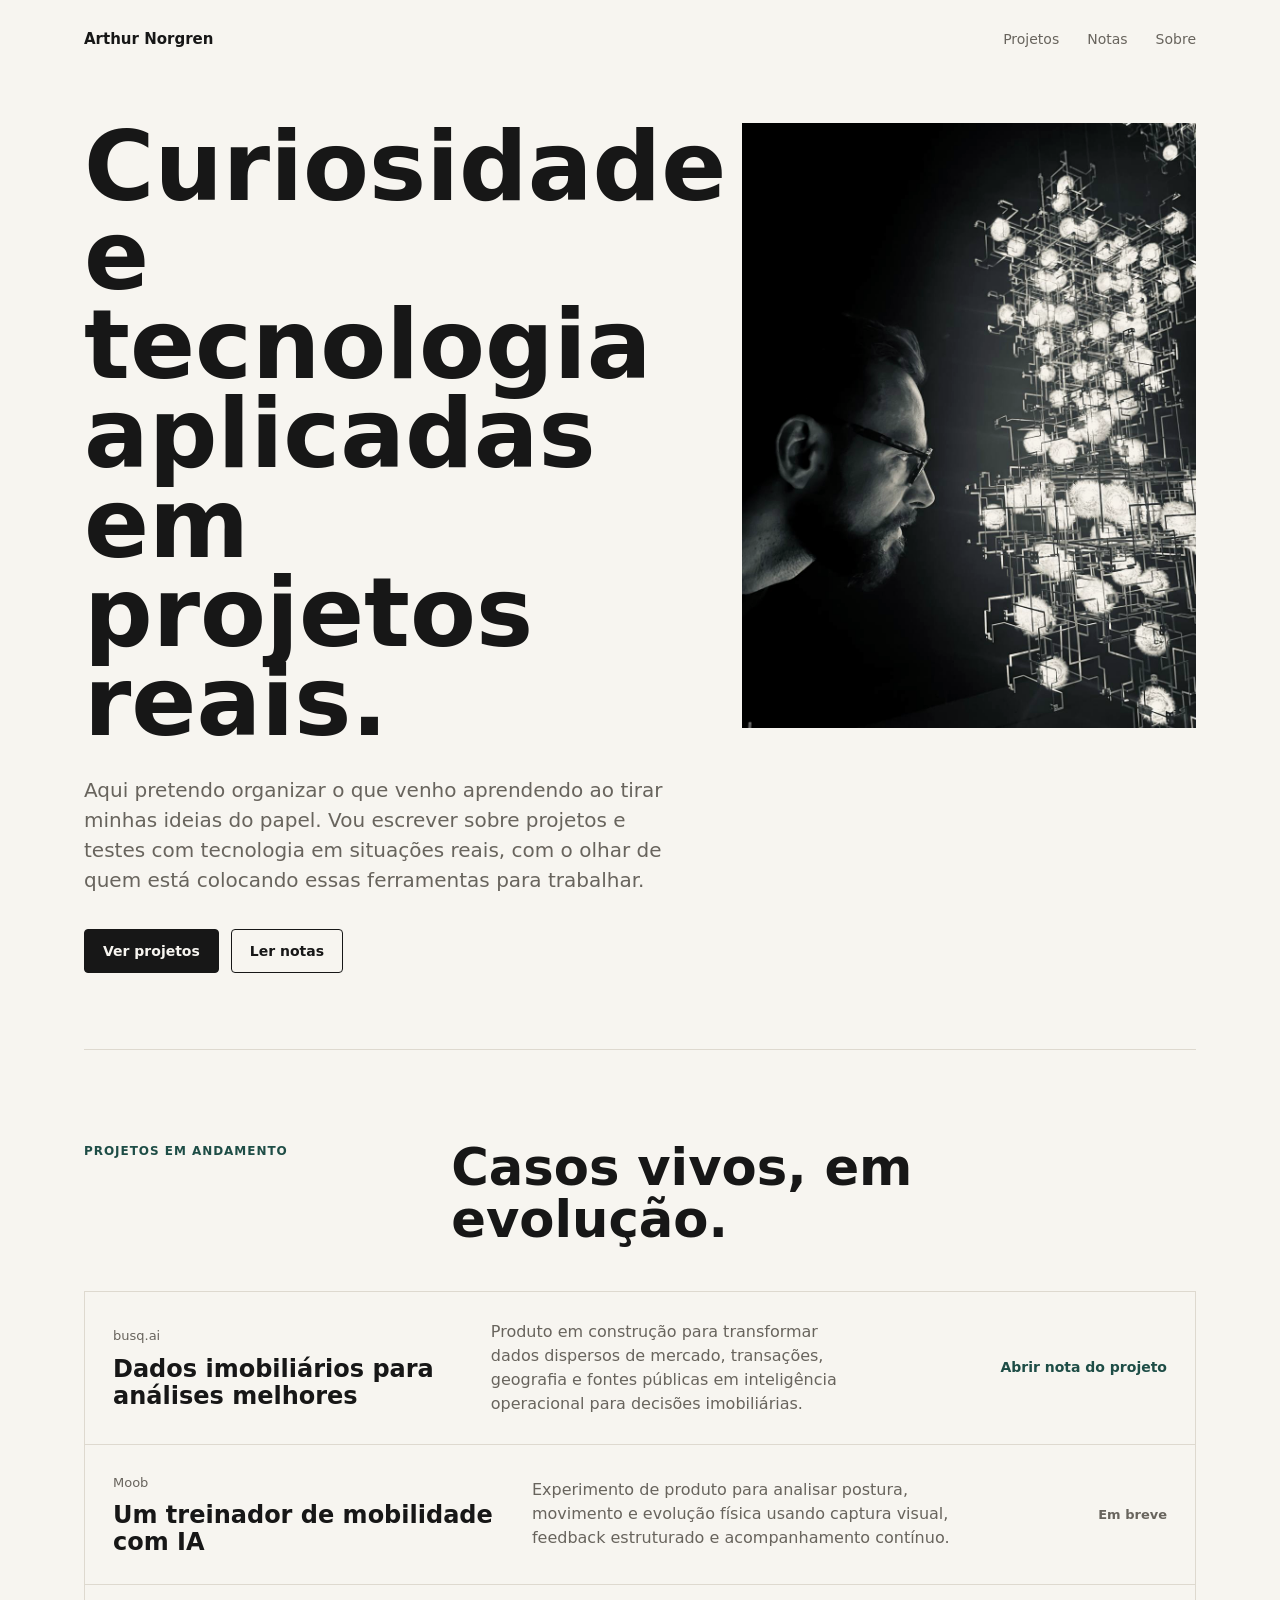
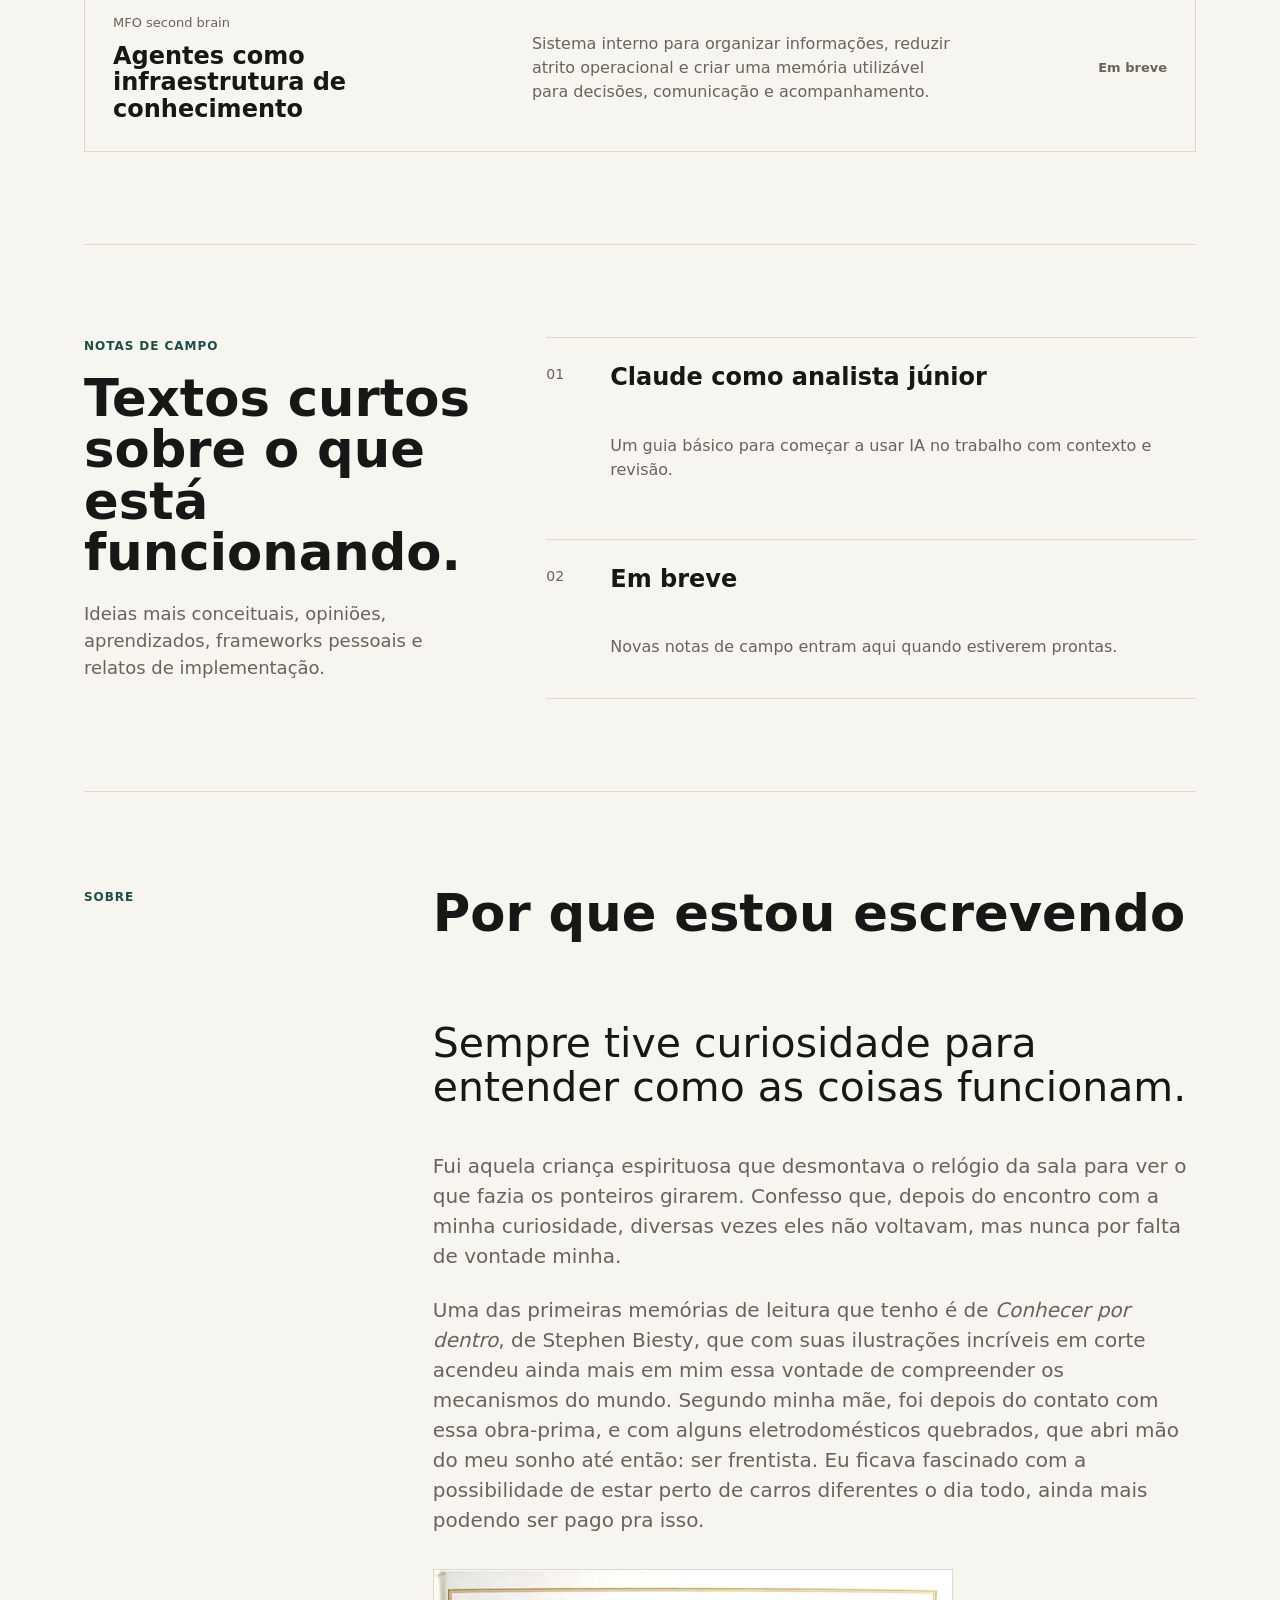
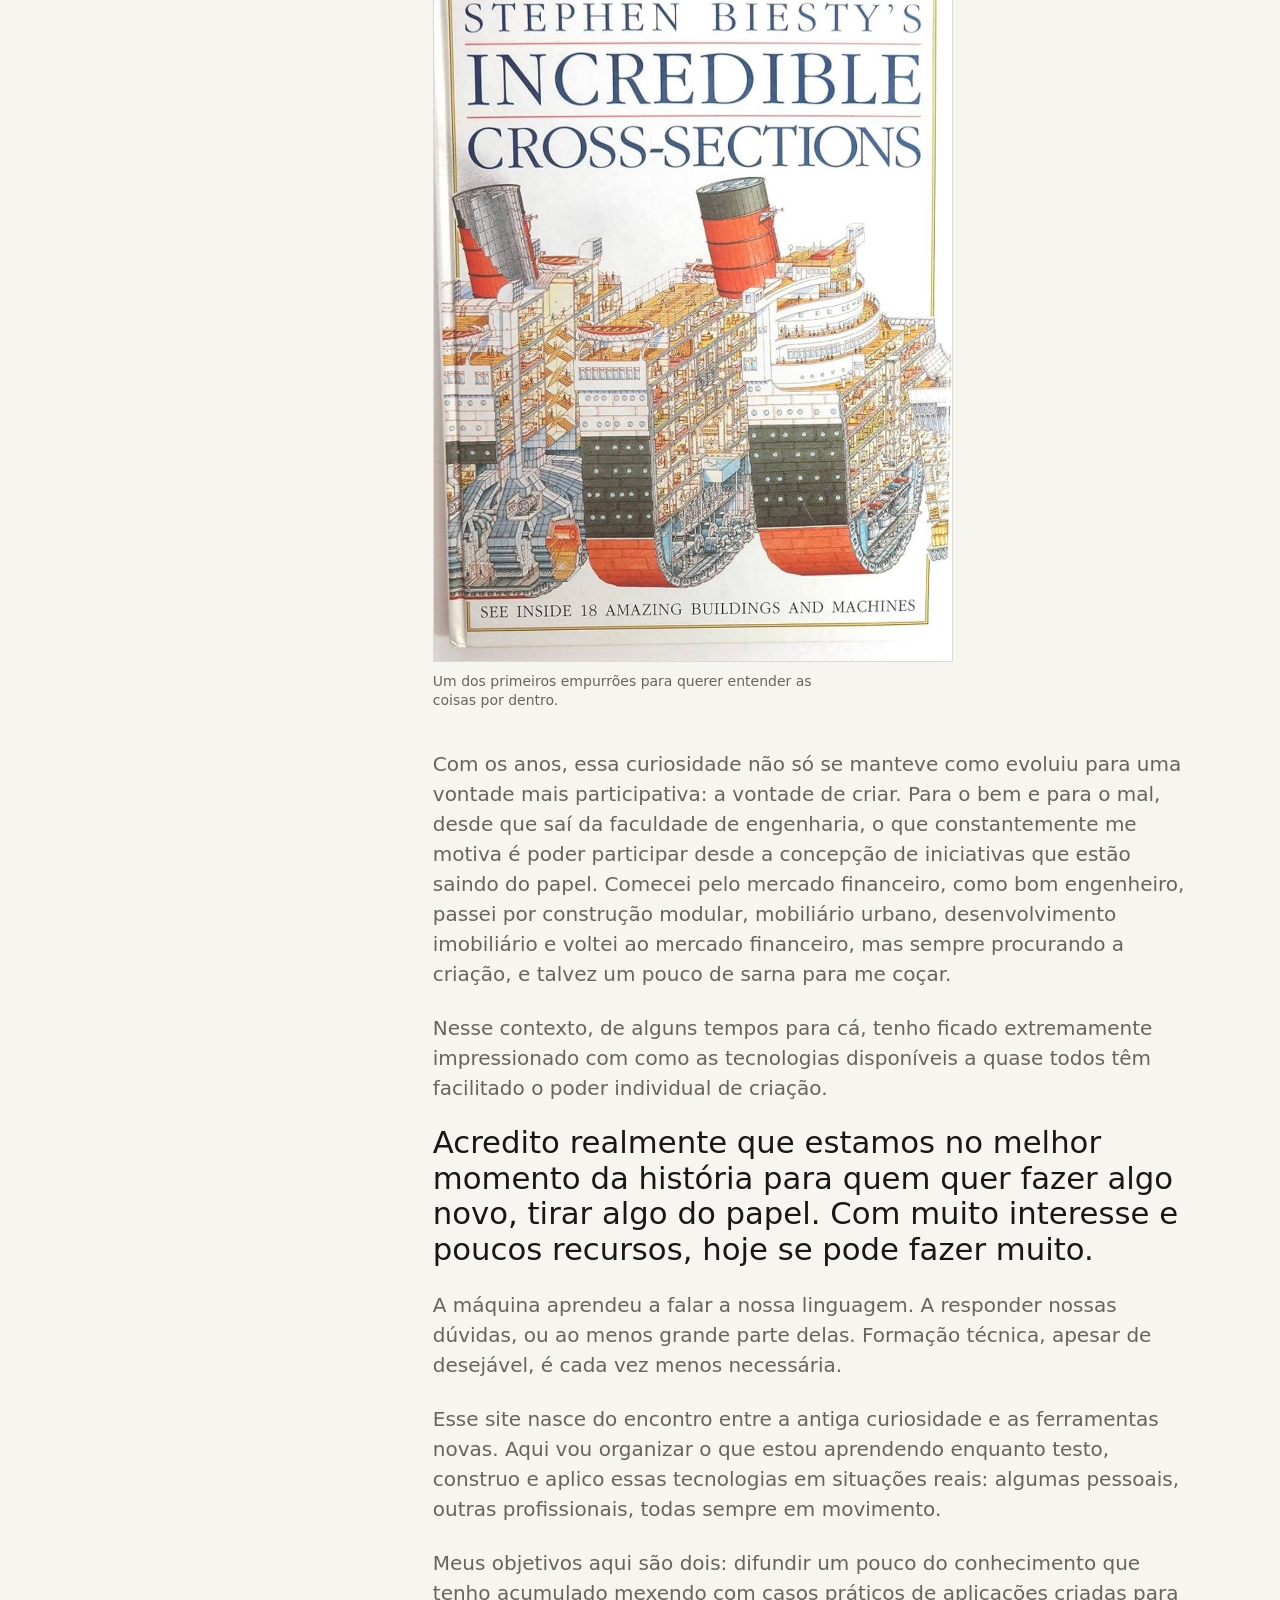
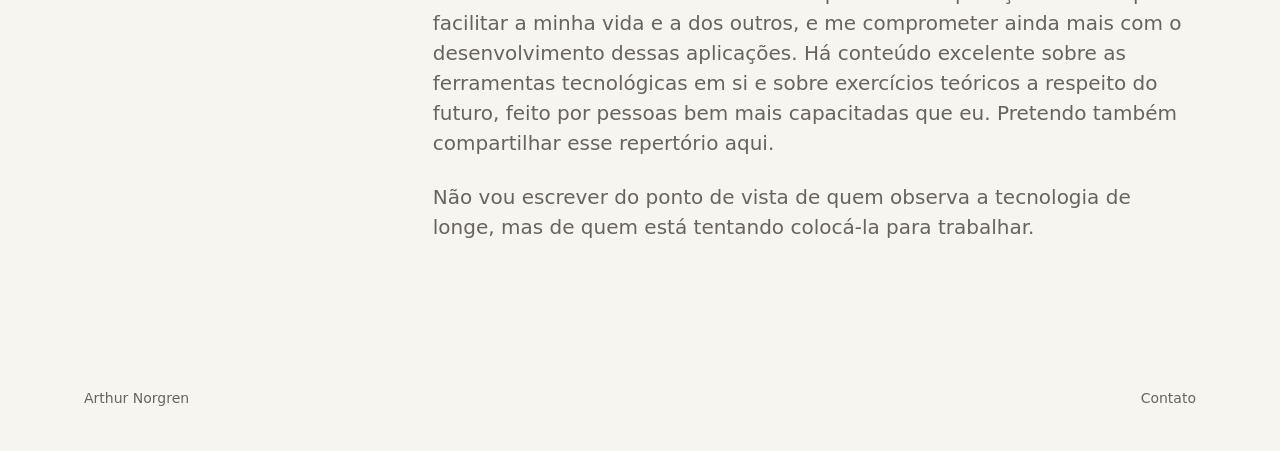
<file: index.html>
<!DOCTYPE html>
<html lang="pt-BR">
  <head>
    <meta charset="utf-8">
    <meta name="viewport" content="width=device-width, initial-scale=1">
    <title>Arthur Norgren</title>
    <meta
      name="description"
      content="Projetos, textos e notas práticas sobre IA aplicada, produto, dados e construção em público."
    >
    <link rel="stylesheet" href="./styles.css">
  </head>
  <body>
    <header class="site-header" aria-label="Navegação principal">
      <a class="wordmark" href="#">Arthur Norgren</a>
      <nav>
        <a href="#projetos">Projetos</a>
        <a href="#notas">Notas</a>
        <a href="#sobre">Sobre</a>
      </nav>
    </header>

    <main>
      <section class="hero" aria-labelledby="hero-title">
        <div class="hero-copy">
          <h1 id="hero-title">Curiosidade e tecnologia aplicadas em projetos reais.</h1>
          <p class="intro">
            Aqui pretendo organizar o que venho aprendendo ao tirar minhas ideias do papel. Vou
            escrever sobre projetos e testes com tecnologia em situações reais, com o olhar de quem
            está colocando essas ferramentas para trabalhar.
          </p>
          <div class="hero-actions">
            <a class="button primary" href="#projetos">Ver projetos</a>
            <a class="button secondary" href="#notas">Ler notas</a>
          </div>
        </div>

        <figure class="portrait">
          <img
            src="./assets/arthur-profile.jpg"
            alt="Arthur Norgren em perfil, observando uma instalação luminosa."
          >
        </figure>
      </section>

      <section id="projetos" class="section">
        <div class="section-heading">
          <p class="eyebrow">Projetos em andamento</p>
          <h2>Casos vivos, em evolução.</h2>
        </div>

        <div class="project-list">
          <article class="project">
            <div>
              <p class="project-kicker">busq.ai</p>
              <h3>Dados imobiliários para análises melhores</h3>
            </div>
            <p>
              Produto em construção para transformar dados dispersos de mercado, transações,
              geografia e fontes públicas em inteligência operacional para decisões imobiliárias.
            </p>
            <a href="./busq-ai.html">Abrir nota do projeto</a>
          </article>

          <article class="project">
            <div>
              <p class="project-kicker">Moob</p>
              <h3>Um treinador de mobilidade com IA</h3>
            </div>
            <p>
              Experimento de produto para analisar postura, movimento e evolução física usando
              captura visual, feedback estruturado e acompanhamento contínuo.
            </p>
            <span class="project-status">Em breve</span>
          </article>

          <article class="project">
            <div>
              <p class="project-kicker">MFO second brain</p>
              <h3>Agentes como infraestrutura de conhecimento</h3>
            </div>
            <p>
              Sistema interno para organizar informações, reduzir atrito operacional e criar uma
              memória utilizável para decisões, comunicação e acompanhamento.
            </p>
            <span class="project-status">Em breve</span>
          </article>
        </div>
      </section>

      <section id="notas" class="section split">
        <div class="section-heading sticky">
          <p class="eyebrow">Notas de campo</p>
          <h2>Textos curtos sobre o que está funcionando.</h2>
          <p>
            Ideias mais conceituais, opiniões, aprendizados, frameworks pessoais e relatos de
            implementação.
          </p>
        </div>

        <div class="essay-list">
          <article class="essay">
            <p>01</p>
            <h3>
              <a href="./claude-cowork-guia-basico.html">Claude como analista júnior</a>
            </h3>
            <span>Um guia básico para começar a usar IA no trabalho com contexto e revisão.</span>
          </article>
          <article class="essay">
            <p>02</p>
            <h3>Em breve</h3>
            <span>Novas notas de campo entram aqui quando estiverem prontas.</span>
          </article>
        </div>
      </section>

      <section id="sobre" class="about">
        <p class="eyebrow">Sobre</p>
        <h2>Por que estou escrevendo</h2>
        <div class="about-text">
          <p class="about-lede">
            Sempre tive curiosidade para entender como as coisas funcionam.
          </p>
          <p>
            Fui aquela criança espirituosa que desmontava o relógio da sala para ver o que fazia os
            ponteiros girarem. Confesso que, depois do encontro com a minha curiosidade, diversas
            vezes eles não voltavam, mas nunca por falta de vontade minha.
          </p>
          <p>
            Uma das primeiras memórias de leitura que tenho é de <cite>Conhecer por dentro</cite>,
            de Stephen Biesty, que com suas ilustrações incríveis em corte acendeu ainda mais em mim
            essa vontade de compreender os mecanismos do mundo. Segundo minha mãe, foi depois do
            contato com essa obra-prima, e com alguns eletrodomésticos quebrados, que abri mão do
            meu sonho até então: ser frentista. Eu ficava fascinado com a possibilidade de estar
            perto de carros diferentes o dia todo, ainda mais podendo ser pago pra isso.
          </p>
          <figure class="about-figure">
            <img
              src="./assets/incredible-cross-sections.jpg"
              alt="Capa do livro Incredible Cross-Sections, de Stephen Biesty."
            >
            <figcaption>
              Um dos primeiros empurrões para querer entender as coisas por dentro.
            </figcaption>
          </figure>
          <p>
            Com os anos, essa curiosidade não só se manteve como evoluiu para uma vontade mais
            participativa: a vontade de criar. Para o bem e para o mal, desde que saí da faculdade
            de engenharia, o que constantemente me motiva é poder participar desde a concepção de
            iniciativas que estão saindo do papel. Comecei pelo mercado financeiro, como bom
            engenheiro, passei por construção modular, mobiliário urbano, desenvolvimento
            imobiliário e voltei ao mercado financeiro, mas sempre procurando a criação, e talvez um
            pouco de sarna para me coçar.
          </p>
          <p>
            Nesse contexto, de alguns tempos para cá, tenho ficado extremamente impressionado com
            como as tecnologias disponíveis a quase todos têm facilitado o poder individual de
            criação.
            <strong class="about-highlight">
              Acredito realmente que estamos no melhor momento da história para quem quer fazer
              algo novo, tirar algo do papel. Com muito interesse e poucos recursos, hoje se pode
              fazer muito.
            </strong>
            A máquina aprendeu a falar a nossa linguagem. A responder nossas dúvidas, ou ao menos
            grande parte delas. Formação técnica, apesar de desejável, é cada vez menos necessária.
          </p>
          <p>
            Esse site nasce do encontro entre a antiga curiosidade e as ferramentas novas. Aqui vou
            organizar o que estou aprendendo enquanto testo, construo e aplico essas tecnologias em
            situações reais: algumas pessoais, outras profissionais, todas sempre em movimento.
          </p>
          <p>
            Meus objetivos aqui são dois: difundir um pouco do conhecimento que tenho acumulado
            mexendo com casos práticos de aplicações criadas para facilitar a minha vida e a dos
            outros, e me comprometer ainda mais com o desenvolvimento dessas aplicações. Há conteúdo
            excelente sobre as ferramentas tecnológicas em si e sobre exercícios teóricos a respeito
            do futuro, feito por pessoas bem mais capacitadas que eu. Pretendo também compartilhar
            esse repertório aqui.
          </p>
          <p>
            Não vou escrever do ponto de vista de quem observa a tecnologia de longe, mas de quem
            está tentando colocá-la para trabalhar.
          </p>
        </div>
      </section>
    </main>

    <footer>
      <span>Arthur Norgren</span>
      <a href="mailto:arthur.norgren@gmail.com">Contato</a>
    </footer>
  </body>
</html>
</file>
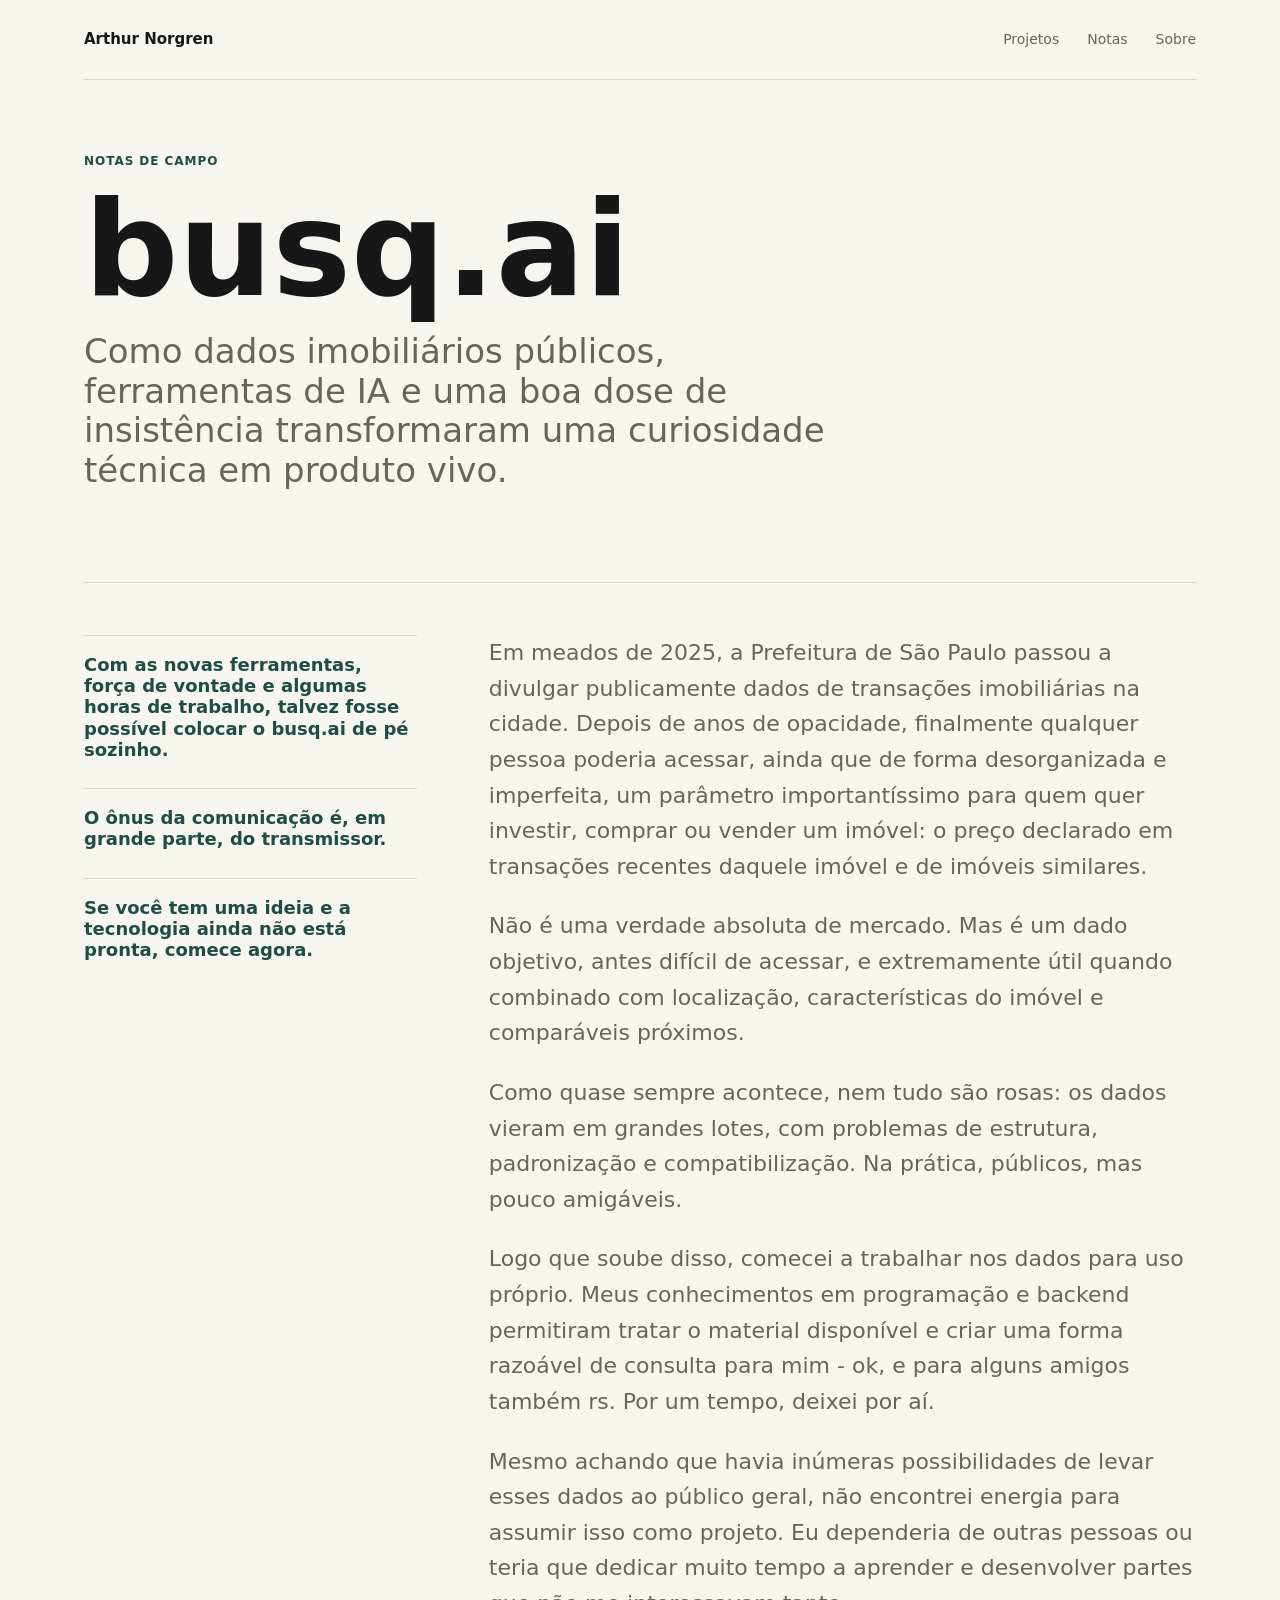
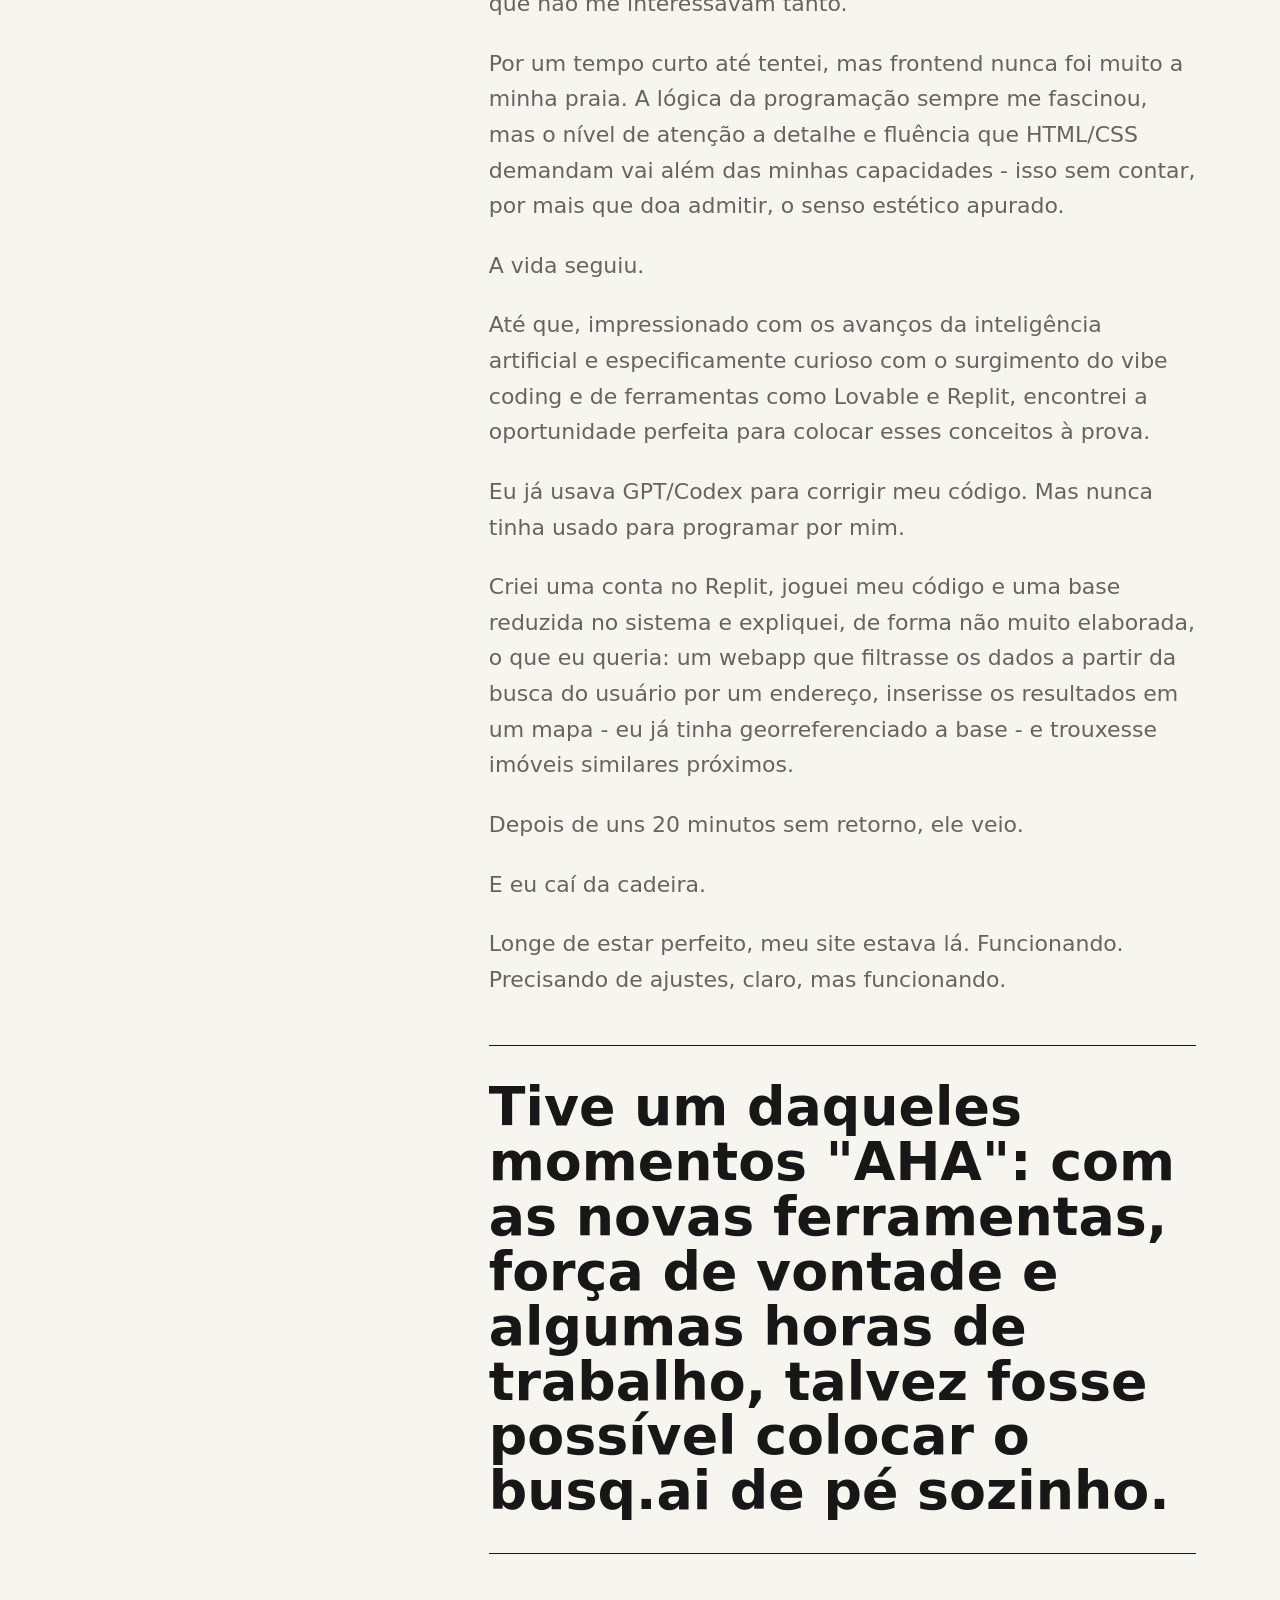
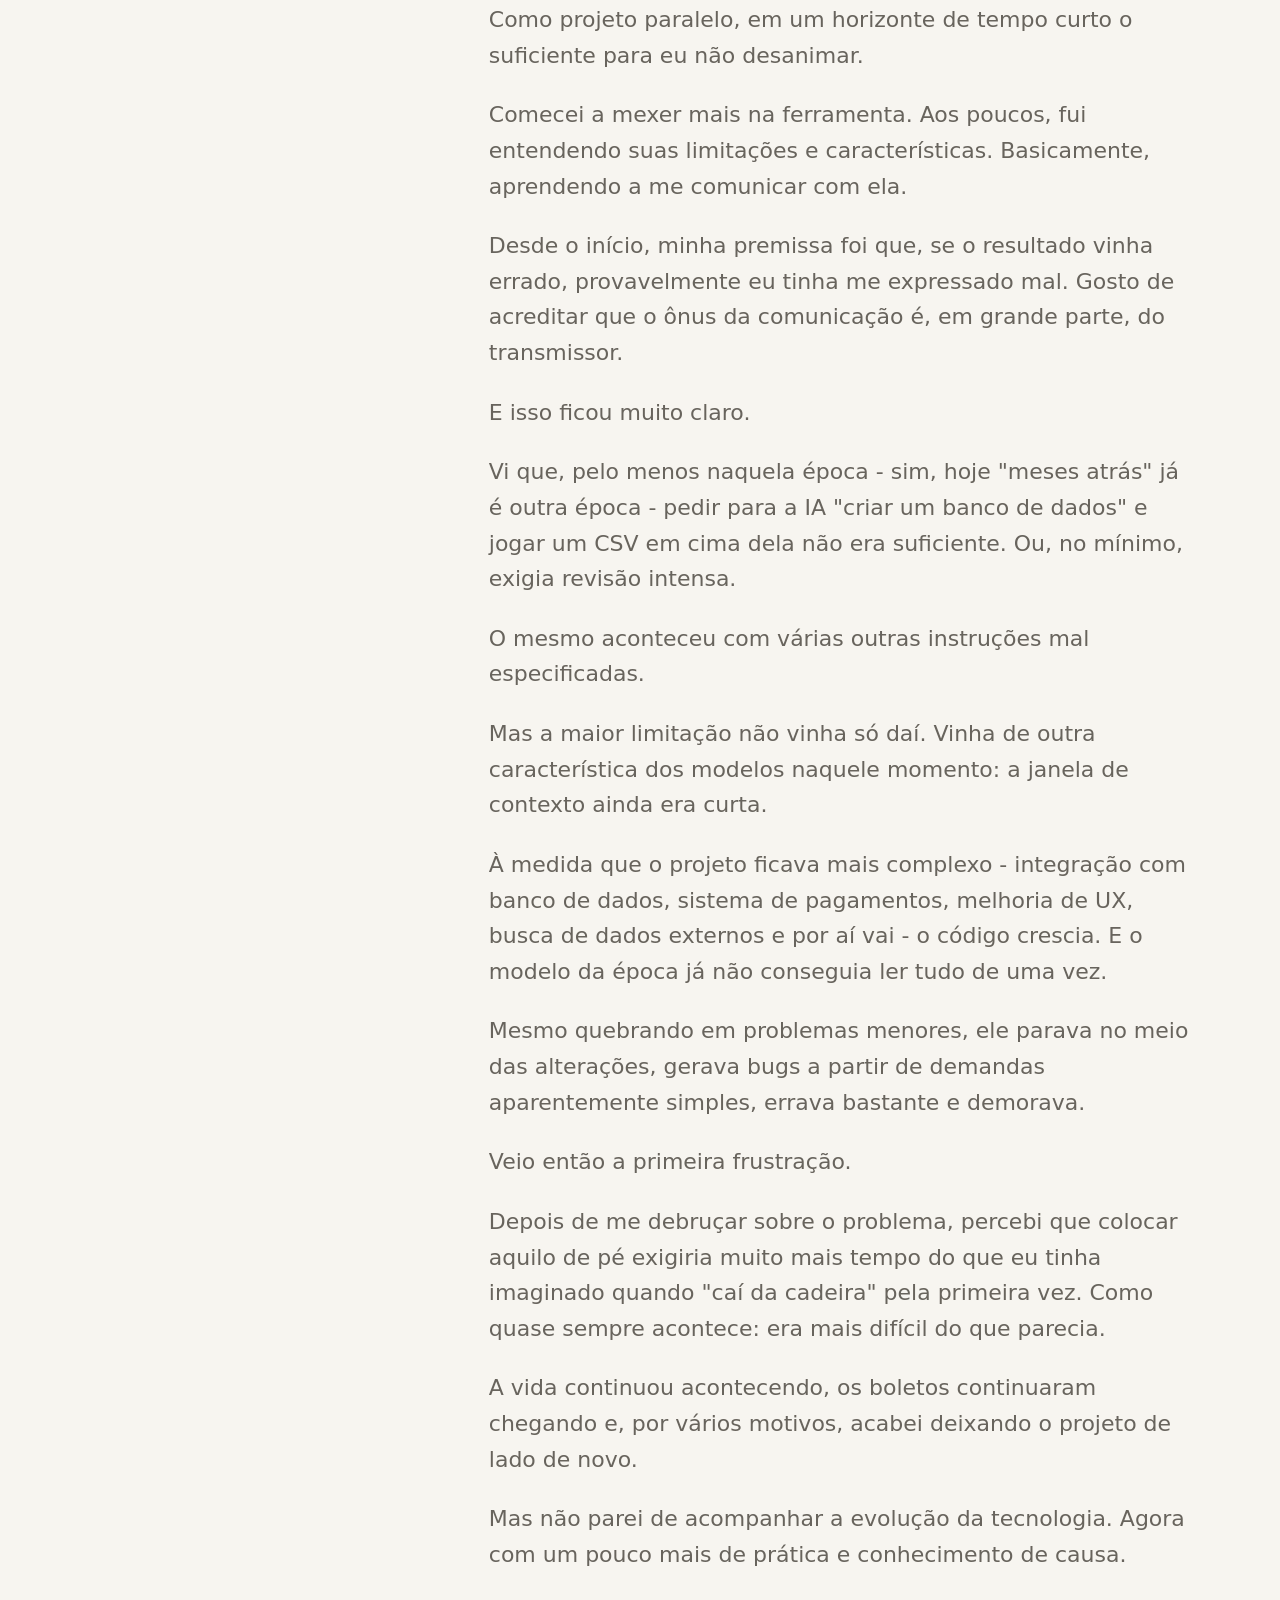
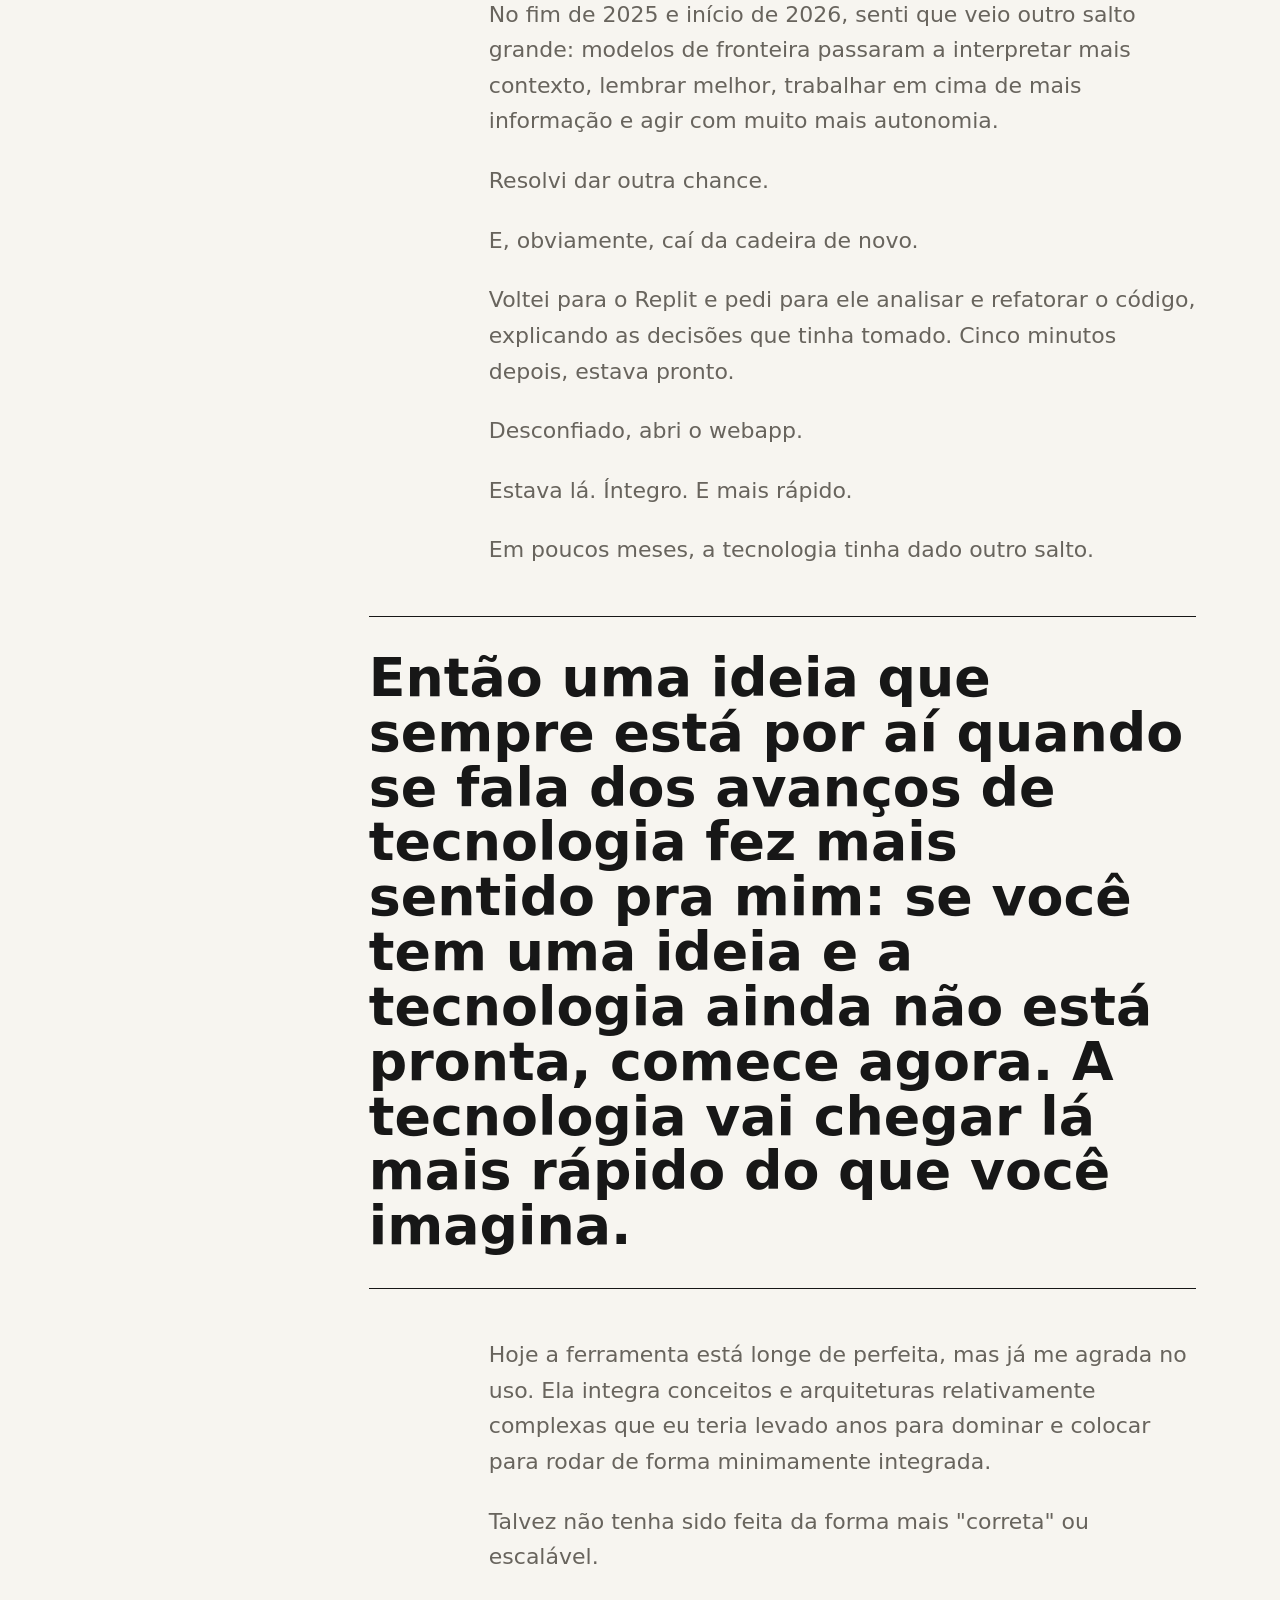
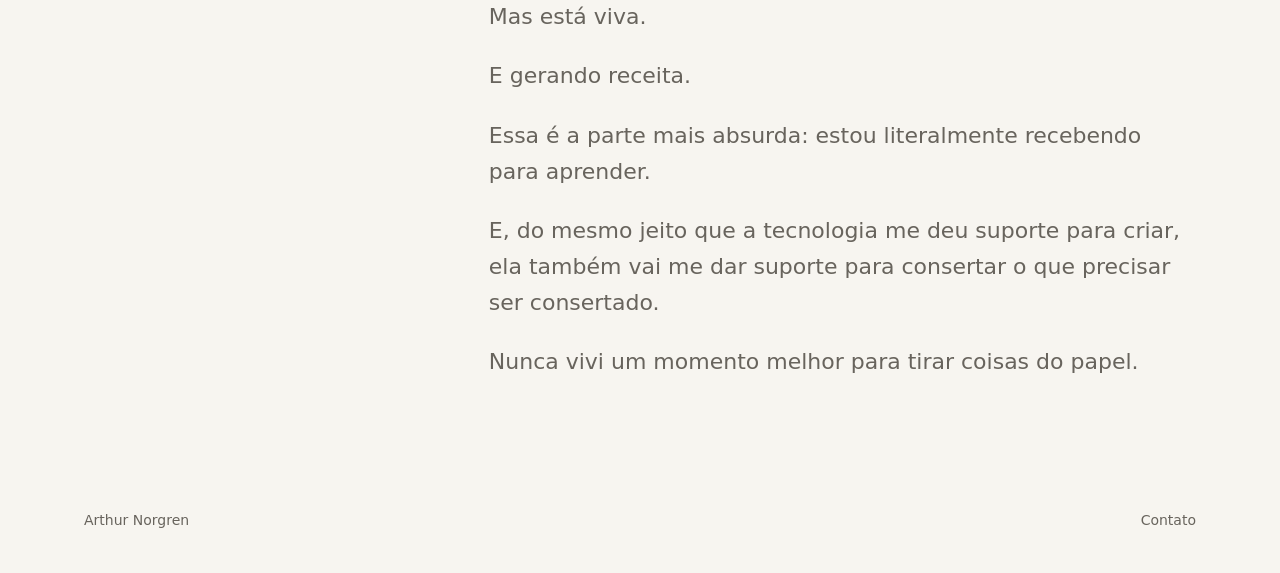
<file: busq-ai.html>
<!DOCTYPE html>
<html lang="pt-BR">
  <head>
    <meta charset="utf-8">
    <meta name="viewport" content="width=device-width, initial-scale=1">
    <title>busq.ai - Arthur Norgren</title>
    <meta
      name="description"
      content="Um relato sobre dados imobiliários, IA aplicada, vibe coding e a construção do busq.ai."
    >
    <link rel="stylesheet" href="./styles.css">
  </head>
  <body>
    <header class="site-header" aria-label="Navegação principal">
      <a class="wordmark" href="./index.html">Arthur Norgren</a>
      <nav>
        <a href="./index.html#projetos">Projetos</a>
        <a href="./index.html#notas">Notas</a>
        <a href="./index.html#sobre">Sobre</a>
      </nav>
    </header>

    <main class="article-shell">
      <article class="blog-article">
        <header class="article-hero">
          <p class="eyebrow">Notas de campo</p>
          <h1>busq.ai</h1>
          <p class="article-deck">
            Como dados imobiliários públicos, ferramentas de IA e uma boa dose de insistência
            transformaram uma curiosidade técnica em produto vivo.
          </p>
        </header>

        <div class="article-layout">
          <aside class="article-aside" aria-label="Destaques do texto">
            <blockquote>
              Com as novas ferramentas, força de vontade e algumas horas de trabalho, talvez fosse
              possível colocar o busq.ai de pé sozinho.
            </blockquote>
            <blockquote>
              O ônus da comunicação é, em grande parte, do transmissor.
            </blockquote>
            <blockquote>
              Se você tem uma ideia e a tecnologia ainda não está pronta, comece agora.
            </blockquote>
          </aside>

          <div class="article-body">
            <p>
              Em meados de 2025, a Prefeitura de São Paulo passou a divulgar publicamente dados de
              transações imobiliárias na cidade. Depois de anos de opacidade, finalmente qualquer
              pessoa poderia acessar, ainda que de forma desorganizada e imperfeita, um parâmetro
              importantíssimo para quem quer investir, comprar ou vender um imóvel: o preço declarado
              em transações recentes daquele imóvel e de imóveis similares.
            </p>

            <p>
              Não é uma verdade absoluta de mercado. Mas é um dado objetivo, antes difícil de
              acessar, e extremamente útil quando combinado com localização, características do imóvel
              e comparáveis próximos.
            </p>

            <p>
              Como quase sempre acontece, nem tudo são rosas: os dados vieram em grandes lotes, com
              problemas de estrutura, padronização e compatibilização. Na prática, públicos, mas pouco
              amigáveis.
            </p>

            <p>
              Logo que soube disso, comecei a trabalhar nos dados para uso próprio. Meus
              conhecimentos em programação e backend permitiram tratar o material disponível e criar
              uma forma razoável de consulta para mim - ok, e para alguns amigos também rs. Por um
              tempo, deixei por aí.
            </p>

            <p>
              Mesmo achando que havia inúmeras possibilidades de levar esses dados ao público geral,
              não encontrei energia para assumir isso como projeto. Eu dependeria de outras pessoas
              ou teria que dedicar muito tempo a aprender e desenvolver partes que não me interessavam
              tanto.
            </p>

            <p>
              Por um tempo curto até tentei, mas frontend nunca foi muito a minha praia. A lógica da
              programação sempre me fascinou, mas o nível de atenção a detalhe e fluência que
              HTML/CSS demandam vai além das minhas capacidades - isso sem contar, por mais que doa
              admitir, o senso estético apurado.
            </p>

            <p>A vida seguiu.</p>

            <p>
              Até que, impressionado com os avanços da inteligência artificial e especificamente
              curioso com o surgimento do vibe coding e de ferramentas como Lovable e Replit,
              encontrei a oportunidade perfeita para colocar esses conceitos à prova.
            </p>

            <p>
              Eu já usava GPT/Codex para corrigir meu código. Mas nunca tinha usado para programar
              por mim.
            </p>

            <p>
              Criei uma conta no Replit, joguei meu código e uma base reduzida no sistema e
              expliquei, de forma não muito elaborada, o que eu queria: um webapp que filtrasse os
              dados a partir da busca do usuário por um endereço, inserisse os resultados em um mapa
              - eu já tinha georreferenciado a base - e trouxesse imóveis similares próximos.
            </p>

            <p>Depois de uns 20 minutos sem retorno, ele veio.</p>

            <p>E eu caí da cadeira.</p>

            <p>
              Longe de estar perfeito, meu site estava lá. Funcionando. Precisando de ajustes, claro,
              mas funcionando.
            </p>

            <figure class="pull-quote">
              <blockquote>
                Tive um daqueles momentos "AHA": com as novas ferramentas, força de vontade e
                algumas horas de trabalho, talvez fosse possível colocar o busq.ai de pé sozinho.
              </blockquote>
            </figure>

            <p>
              Como projeto paralelo, em um horizonte de tempo curto o suficiente para eu não
              desanimar.
            </p>

            <p>
              Comecei a mexer mais na ferramenta. Aos poucos, fui entendendo suas limitações e
              características. Basicamente, aprendendo a me comunicar com ela.
            </p>

            <p>
              Desde o início, minha premissa foi que, se o resultado vinha errado, provavelmente eu
              tinha me expressado mal. Gosto de acreditar que o ônus da comunicação é, em grande
              parte, do transmissor.
            </p>

            <p>E isso ficou muito claro.</p>

            <p>
              Vi que, pelo menos naquela época - sim, hoje "meses atrás" já é outra época - pedir
              para a IA "criar um banco de dados" e jogar um CSV em cima dela não era suficiente.
              Ou, no mínimo, exigia revisão intensa.
            </p>

            <p>O mesmo aconteceu com várias outras instruções mal especificadas.</p>

            <p>
              Mas a maior limitação não vinha só daí. Vinha de outra característica dos modelos
              naquele momento: a janela de contexto ainda era curta.
            </p>

            <p>
              À medida que o projeto ficava mais complexo - integração com banco de dados, sistema de
              pagamentos, melhoria de UX, busca de dados externos e por aí vai - o código crescia. E
              o modelo da época já não conseguia ler tudo de uma vez.
            </p>

            <p>
              Mesmo quebrando em problemas menores, ele parava no meio das alterações, gerava bugs a
              partir de demandas aparentemente simples, errava bastante e demorava.
            </p>

            <p>Veio então a primeira frustração.</p>

            <p>
              Depois de me debruçar sobre o problema, percebi que colocar aquilo de pé exigiria muito
              mais tempo do que eu tinha imaginado quando "caí da cadeira" pela primeira vez. Como
              quase sempre acontece: era mais difícil do que parecia.
            </p>

            <p>
              A vida continuou acontecendo, os boletos continuaram chegando e, por vários motivos,
              acabei deixando o projeto de lado de novo.
            </p>

            <p>
              Mas não parei de acompanhar a evolução da tecnologia. Agora com um pouco mais de
              prática e conhecimento de causa.
            </p>

            <p>
              No fim de 2025 e início de 2026, senti que veio outro salto grande: modelos de
              fronteira passaram a interpretar mais contexto, lembrar melhor, trabalhar em cima de
              mais informação e agir com muito mais autonomia.
            </p>

            <p>Resolvi dar outra chance.</p>

            <p>E, obviamente, caí da cadeira de novo.</p>

            <p>
              Voltei para o Replit e pedi para ele analisar e refatorar o código, explicando as
              decisões que tinha tomado. Cinco minutos depois, estava pronto.
            </p>

            <p>Desconfiado, abri o webapp.</p>

            <p>Estava lá. Íntegro. E mais rápido.</p>

            <p>Em poucos meses, a tecnologia tinha dado outro salto.</p>

            <figure class="pull-quote pull-quote-wide">
              <blockquote>
                Então uma ideia que sempre está por aí quando se fala dos avanços de tecnologia fez
                mais sentido pra mim: se você tem uma ideia e a tecnologia ainda não está pronta,
                comece agora. A tecnologia vai chegar lá mais rápido do que você imagina.
              </blockquote>
            </figure>

            <p>
              Hoje a ferramenta está longe de perfeita, mas já me agrada no uso. Ela integra
              conceitos e arquiteturas relativamente complexas que eu teria levado anos para dominar
              e colocar para rodar de forma minimamente integrada.
            </p>

            <p>Talvez não tenha sido feita da forma mais "correta" ou escalável.</p>

            <p>Mas está viva.</p>

            <p>E gerando receita.</p>

            <p>Essa é a parte mais absurda: estou literalmente recebendo para aprender.</p>

            <p>
              E, do mesmo jeito que a tecnologia me deu suporte para criar, ela também vai me dar
              suporte para consertar o que precisar ser consertado.
            </p>

            <p>Nunca vivi um momento melhor para tirar coisas do papel.</p>
          </div>
        </div>
      </article>
    </main>

    <footer>
      <span>Arthur Norgren</span>
      <a href="mailto:arthur.norgren@gmail.com">Contato</a>
    </footer>
  </body>
</html>
</file>
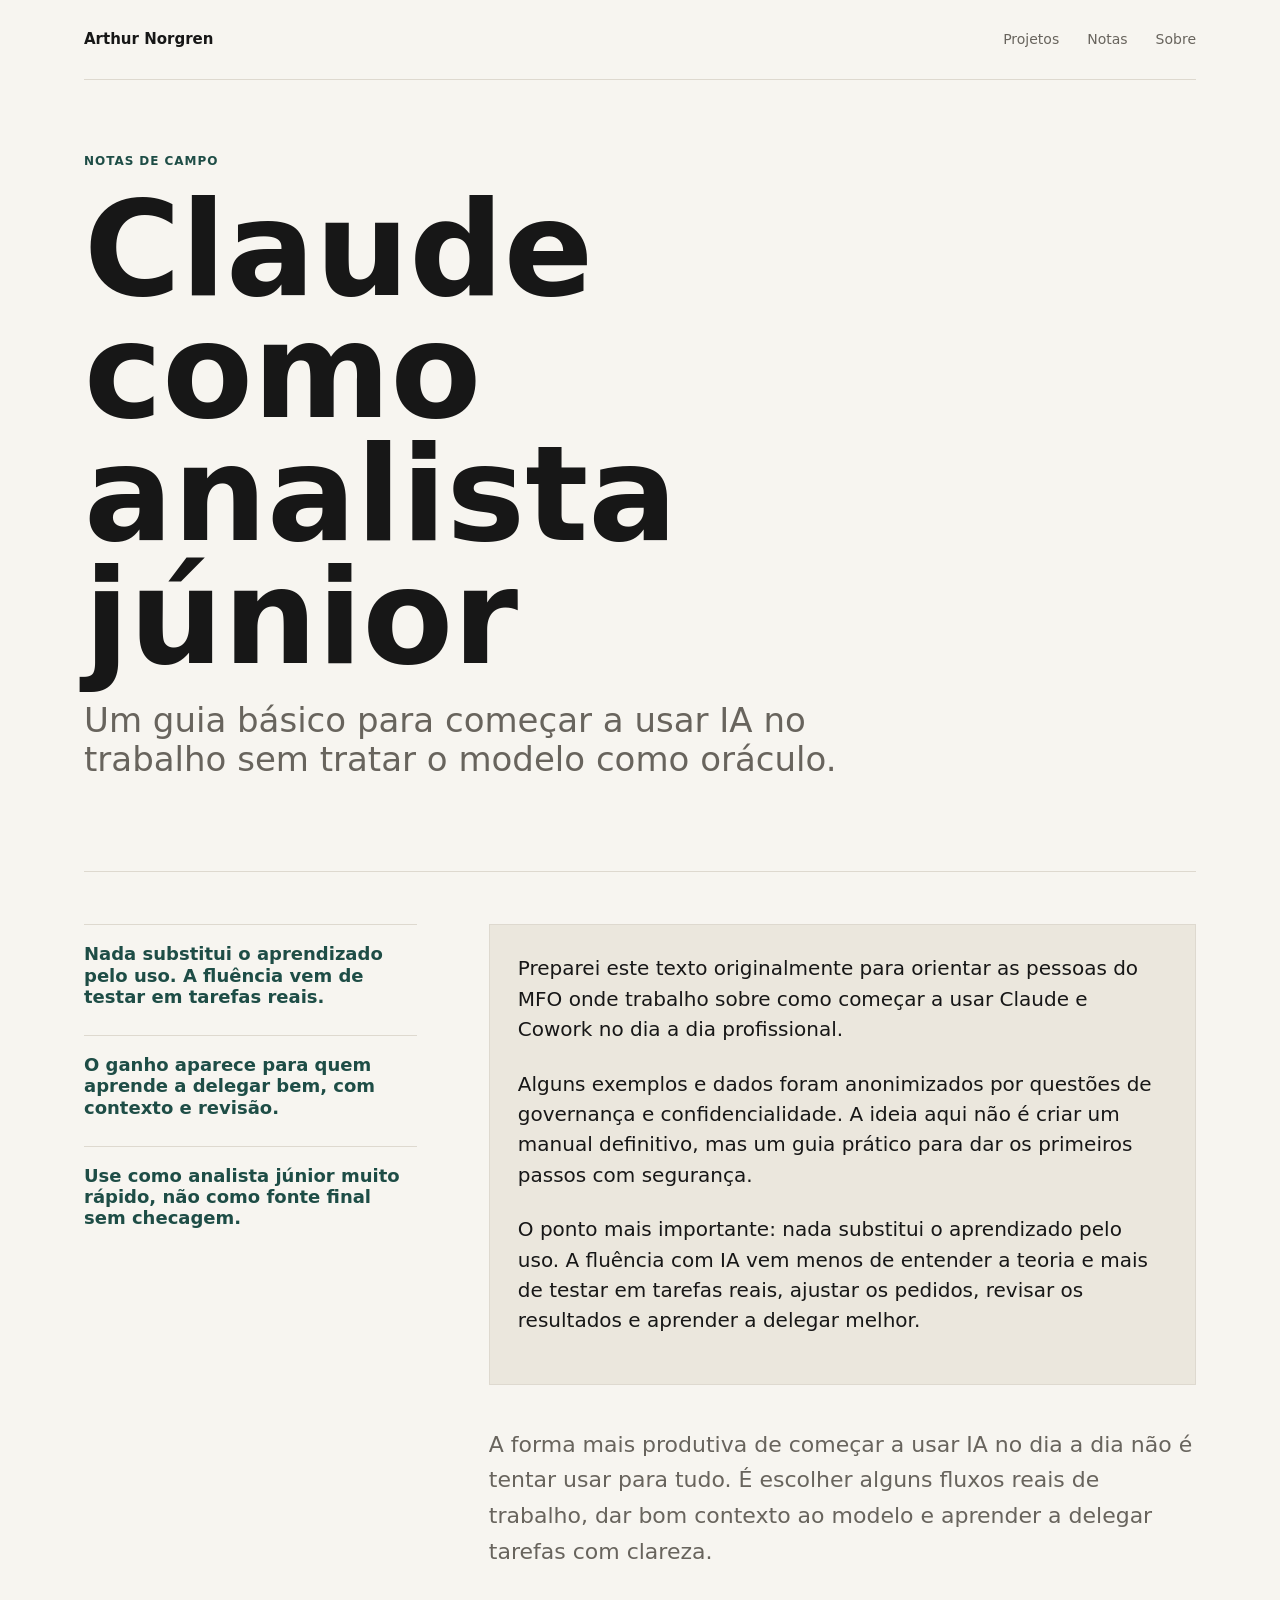
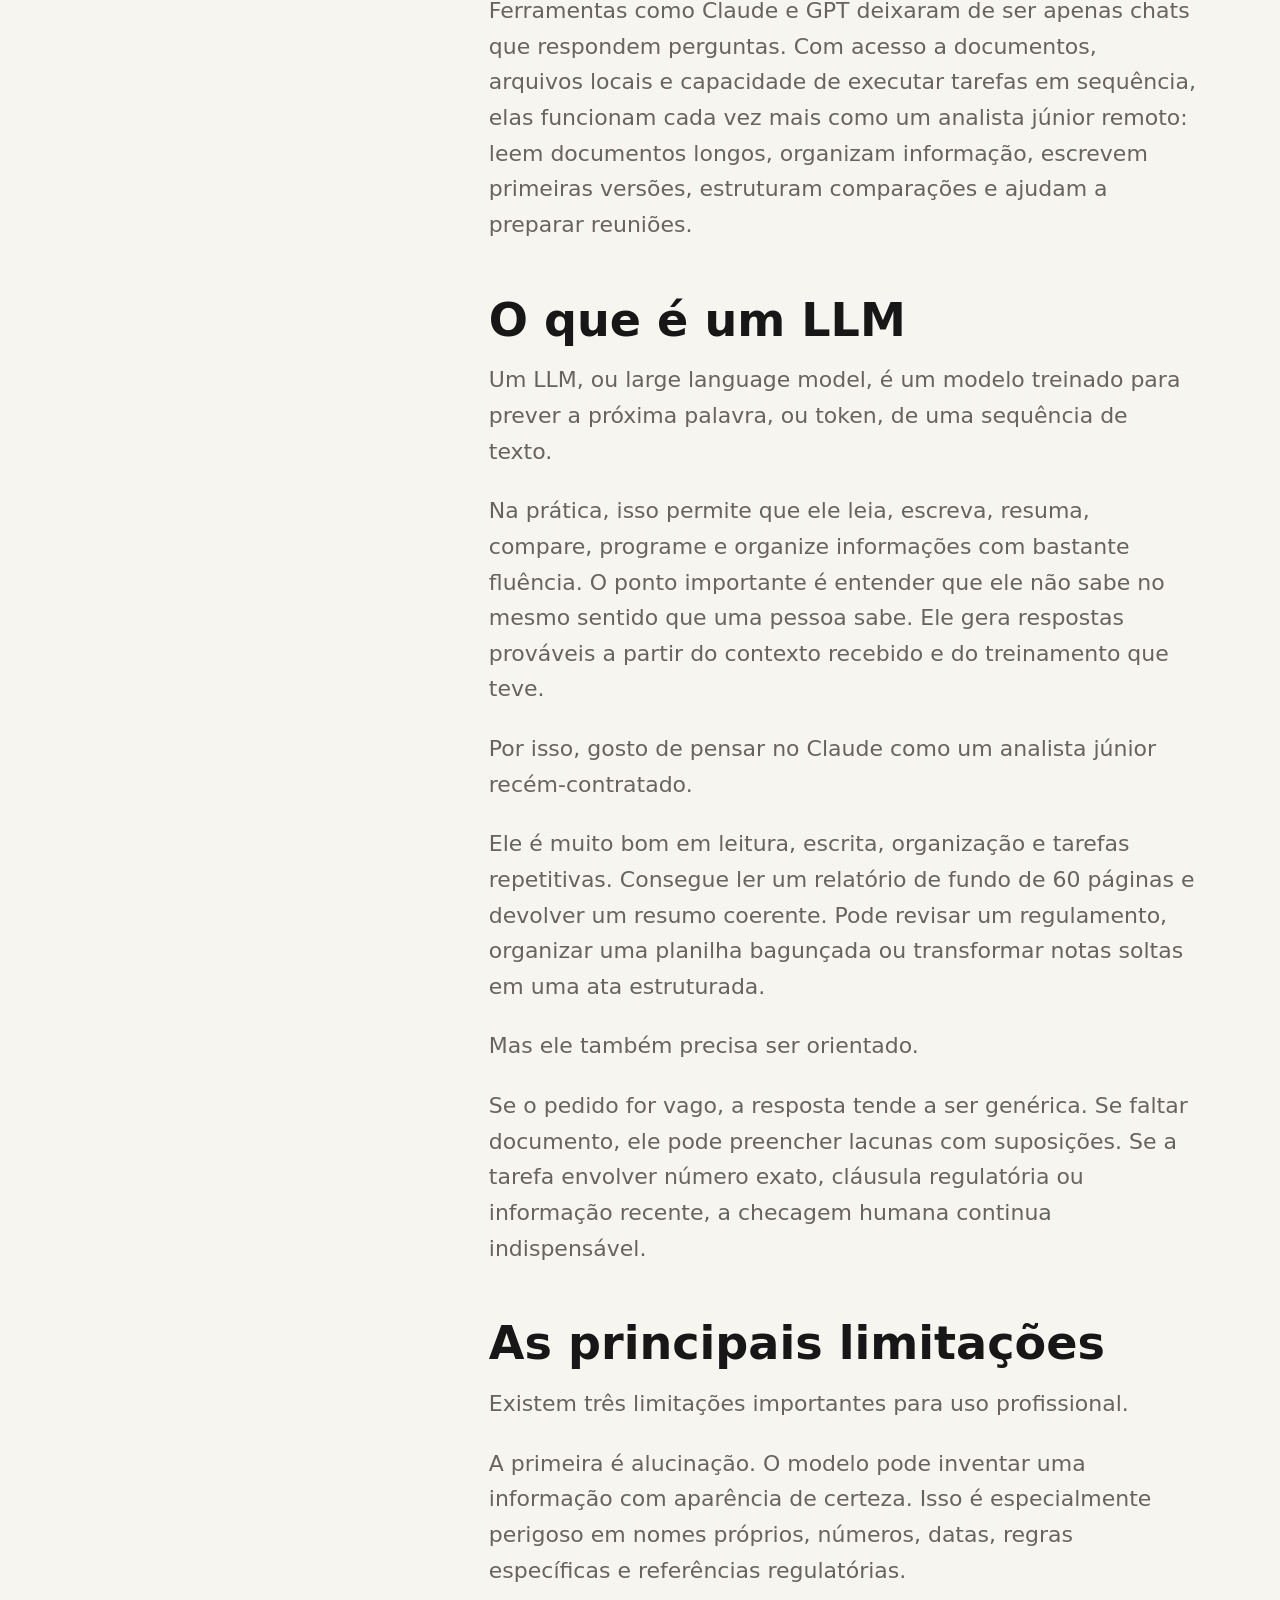
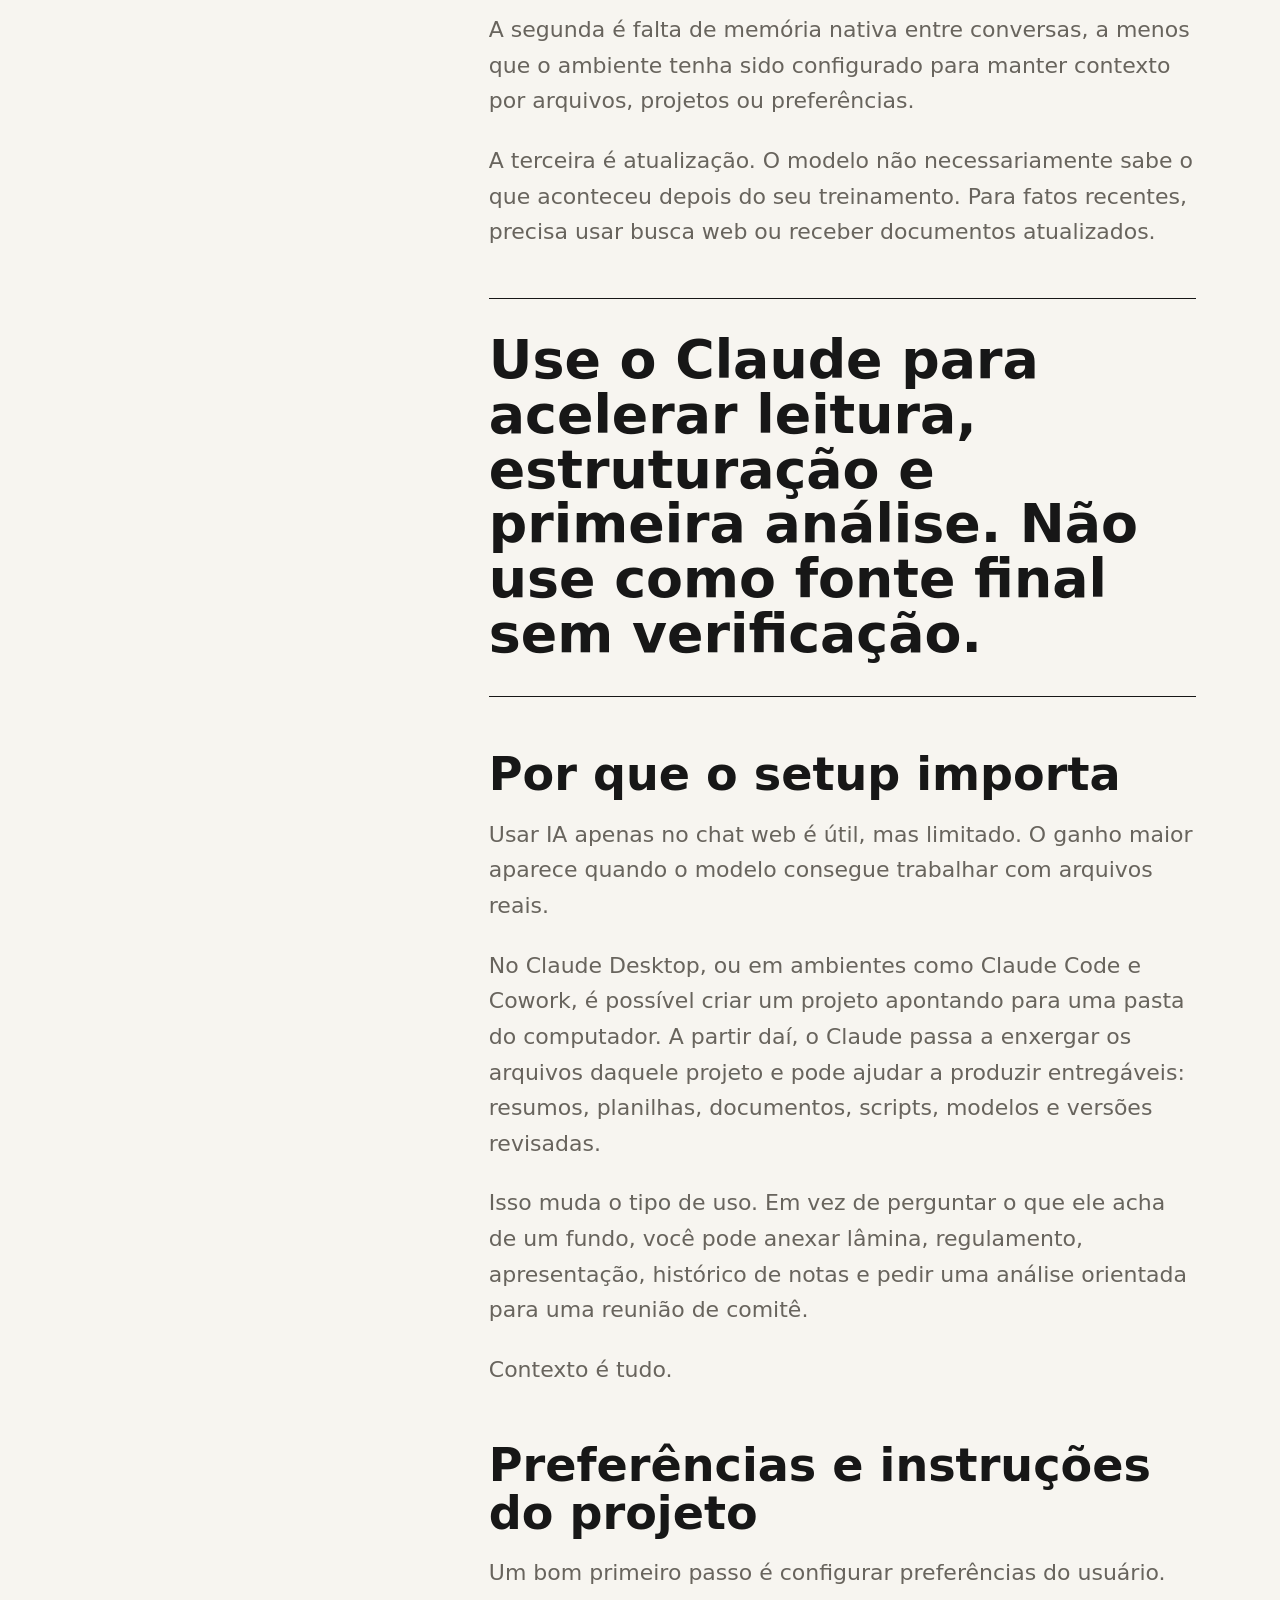
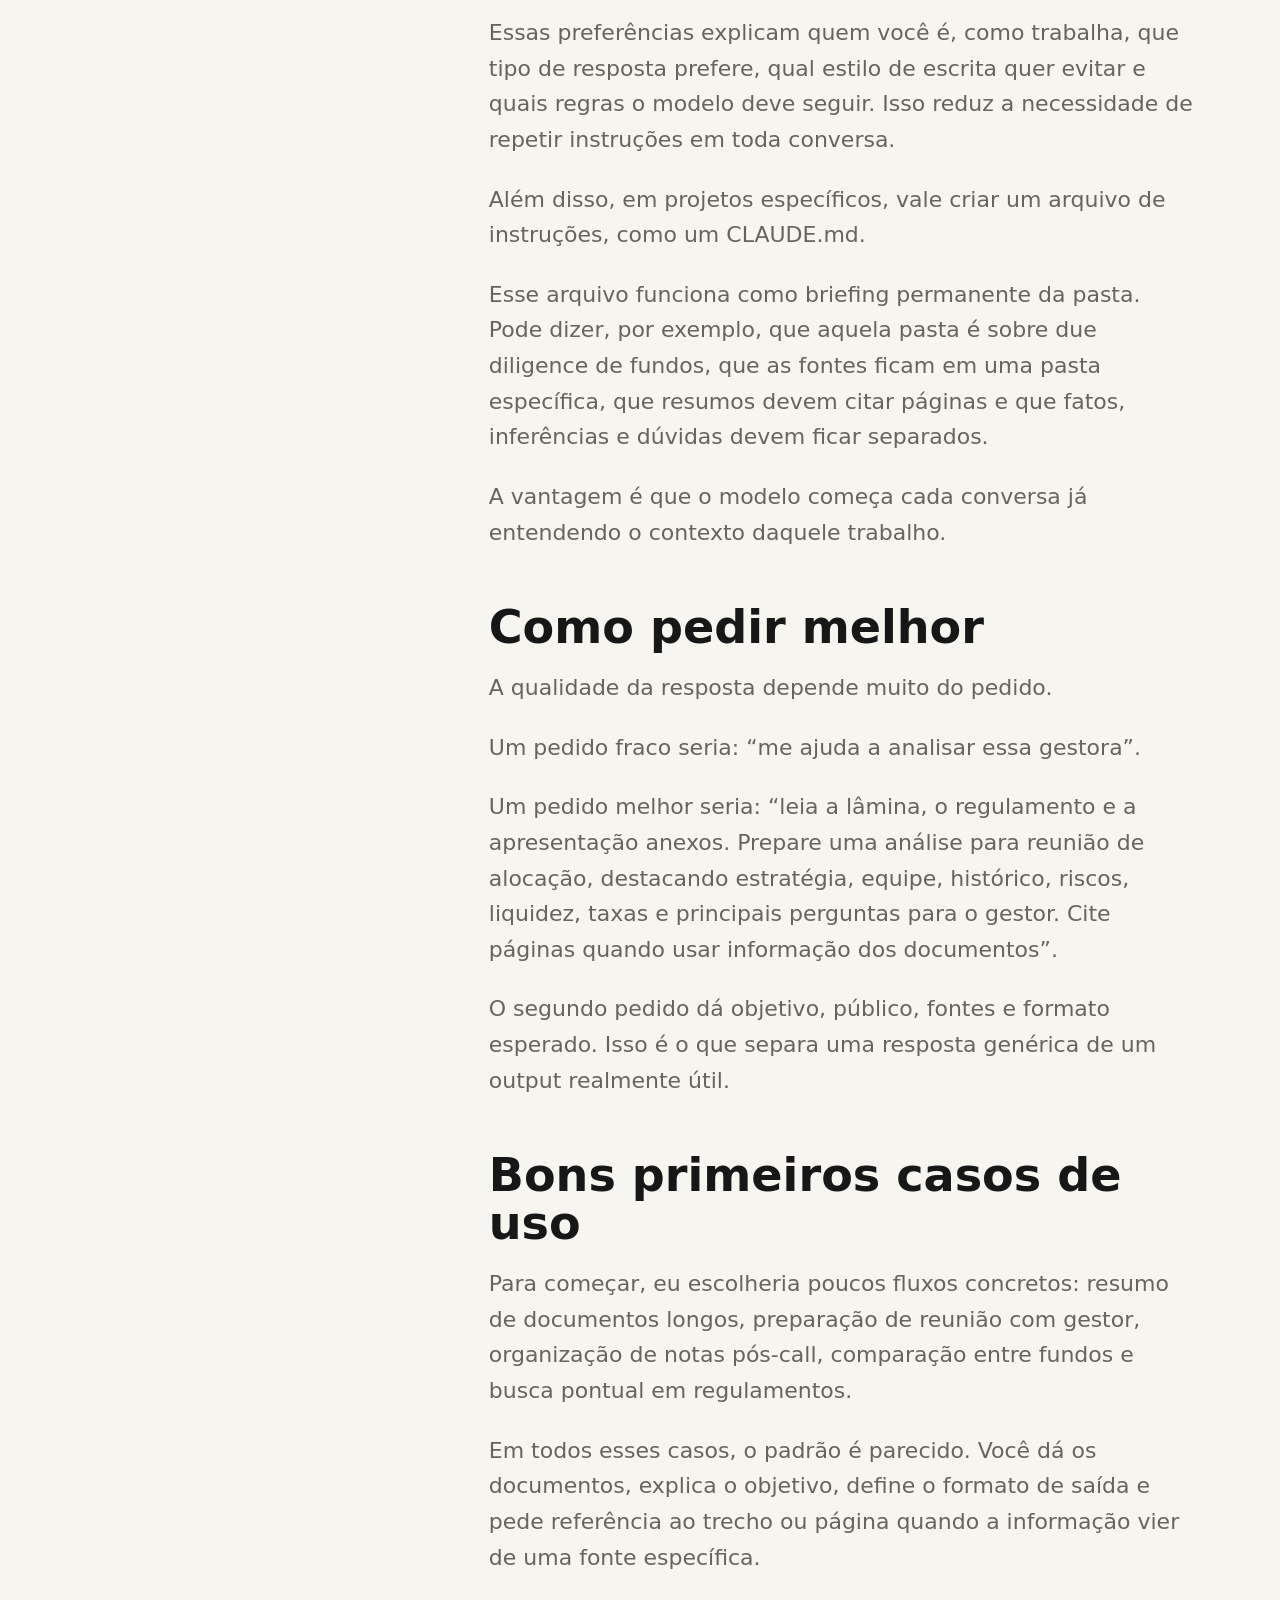
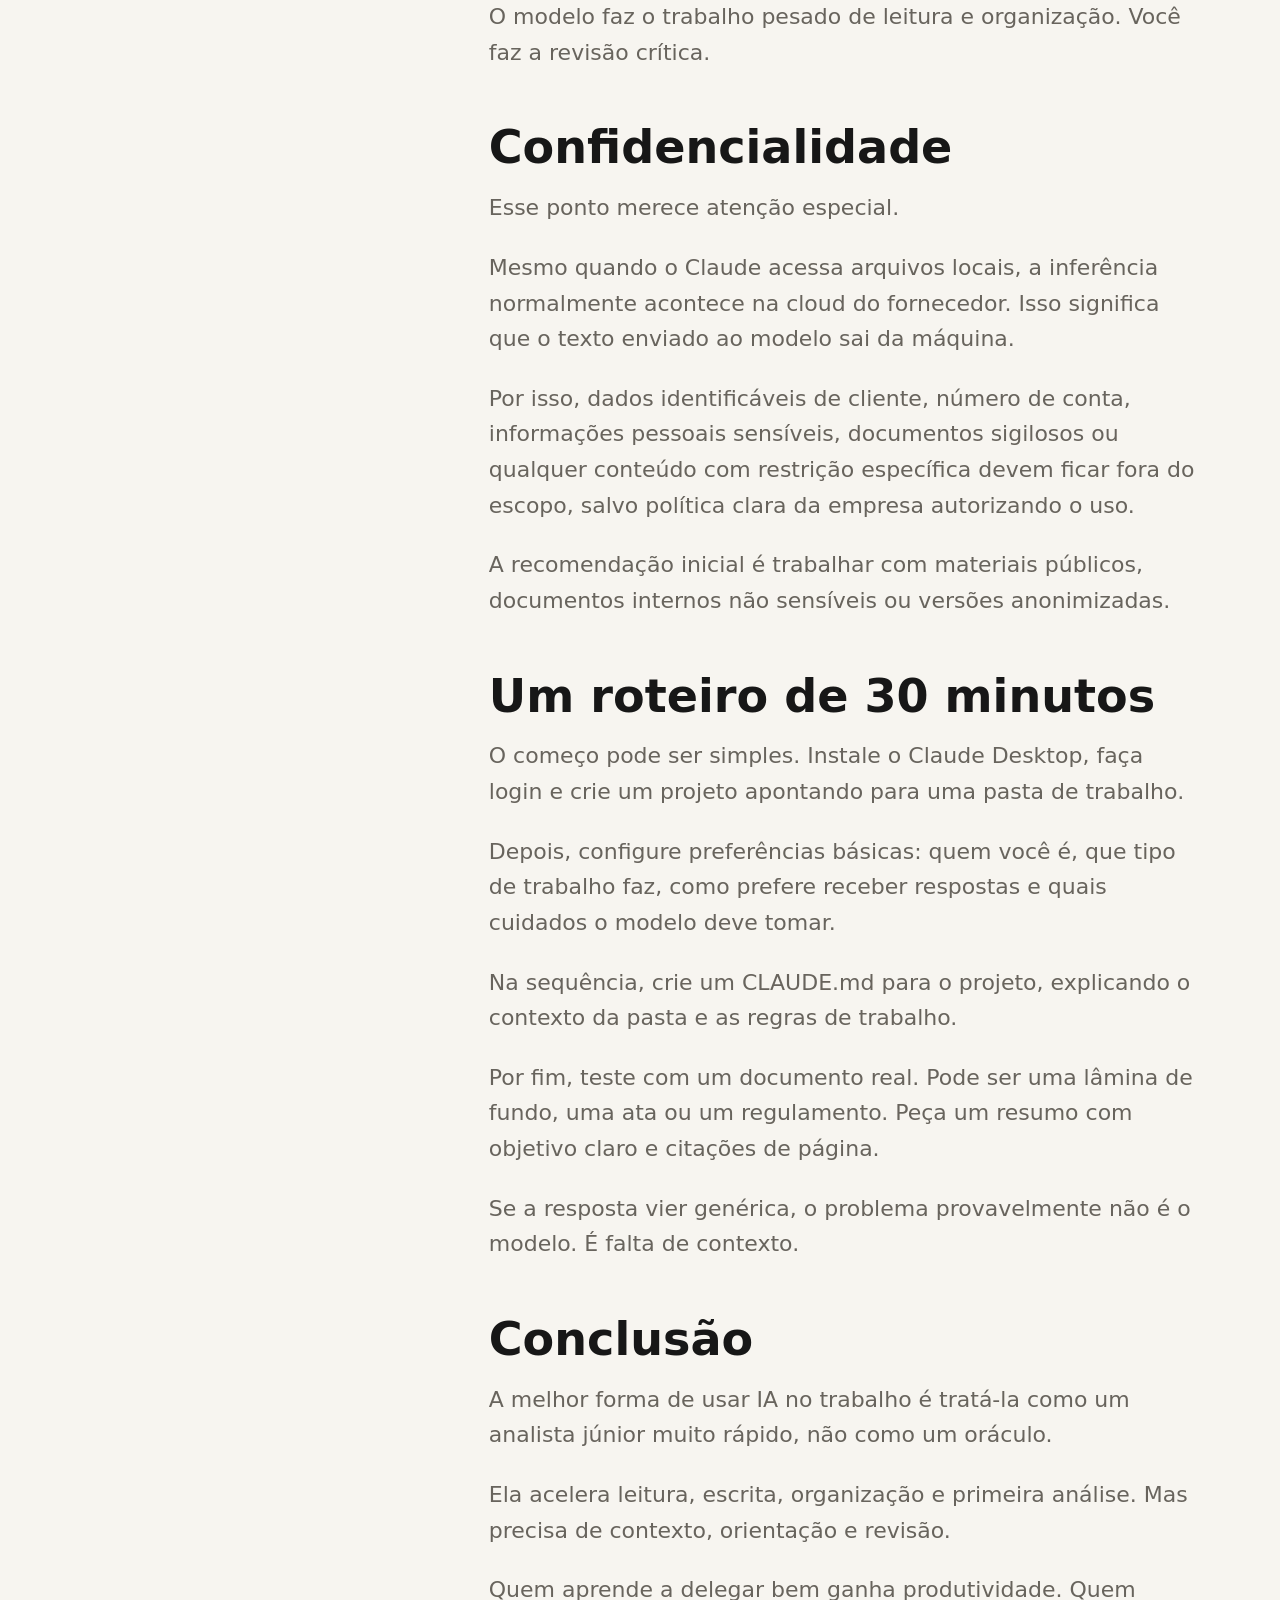
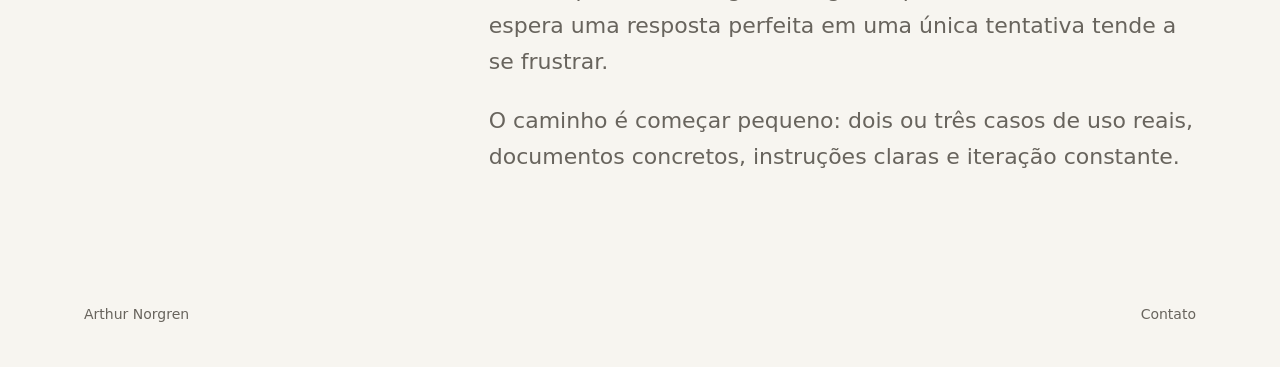
<file: claude-cowork-guia-basico.html>
<!DOCTYPE html>
<html lang="pt-BR">
  <head>
    <meta charset="utf-8">
    <meta name="viewport" content="width=device-width, initial-scale=1">
    <title>Claude como analista júnior - Arthur Norgren</title>
    <meta
      name="description"
      content="Um guia prático para começar a usar Claude e Cowork no trabalho, com contexto, segurança e casos de uso reais."
    >
    <link rel="stylesheet" href="./styles.css">
  </head>
  <body>
    <header class="site-header" aria-label="Navegação principal">
      <a class="wordmark" href="./index.html">Arthur Norgren</a>
      <nav>
        <a href="./index.html#projetos">Projetos</a>
        <a href="./index.html#notas">Notas</a>
        <a href="./index.html#sobre">Sobre</a>
      </nav>
    </header>

    <main class="article-shell">
      <article class="blog-article">
        <header class="article-hero">
          <p class="eyebrow">Notas de campo</p>
          <h1>Claude como analista júnior</h1>
          <p class="article-deck">
            Um guia básico para começar a usar IA no trabalho sem tratar o modelo como oráculo.
          </p>
        </header>

        <div class="article-layout">
          <aside class="article-aside" aria-label="Destaques do texto">
            <blockquote>
              Nada substitui o aprendizado pelo uso. A fluência vem de testar em tarefas reais.
            </blockquote>
            <blockquote>
              O ganho aparece para quem aprende a delegar bem, com contexto e revisão.
            </blockquote>
            <blockquote>
              Use como analista júnior muito rápido, não como fonte final sem checagem.
            </blockquote>
          </aside>

          <div class="article-body">
            <section class="article-note" aria-label="Nota inicial">
              <p>
                Preparei este texto originalmente para orientar as pessoas do MFO onde trabalho
                sobre como começar a usar Claude e Cowork no dia a dia profissional.
              </p>
              <p>
                Alguns exemplos e dados foram anonimizados por questões de governança e
                confidencialidade. A ideia aqui não é criar um manual definitivo, mas um guia
                prático para dar os primeiros passos com segurança.
              </p>
              <p>
                O ponto mais importante: nada substitui o aprendizado pelo uso. A fluência com IA
                vem menos de entender a teoria e mais de testar em tarefas reais, ajustar os
                pedidos, revisar os resultados e aprender a delegar melhor.
              </p>
            </section>

            <p>
              A forma mais produtiva de começar a usar IA no dia a dia não é tentar usar para tudo.
              É escolher alguns fluxos reais de trabalho, dar bom contexto ao modelo e aprender a
              delegar tarefas com clareza.
            </p>

            <p>
              Ferramentas como Claude e GPT deixaram de ser apenas chats que respondem perguntas.
              Com acesso a documentos, arquivos locais e capacidade de executar tarefas em
              sequência, elas funcionam cada vez mais como um analista júnior remoto: leem
              documentos longos, organizam informação, escrevem primeiras versões, estruturam
              comparações e ajudam a preparar reuniões.
            </p>

            <h2>O que é um LLM</h2>

            <p>
              Um LLM, ou large language model, é um modelo treinado para prever a próxima palavra,
              ou token, de uma sequência de texto.
            </p>

            <p>
              Na prática, isso permite que ele leia, escreva, resuma, compare, programe e organize
              informações com bastante fluência. O ponto importante é entender que ele não sabe no
              mesmo sentido que uma pessoa sabe. Ele gera respostas prováveis a partir do contexto
              recebido e do treinamento que teve.
            </p>

            <p>Por isso, gosto de pensar no Claude como um analista júnior recém-contratado.</p>

            <p>
              Ele é muito bom em leitura, escrita, organização e tarefas repetitivas. Consegue ler
              um relatório de fundo de 60 páginas e devolver um resumo coerente. Pode revisar um
              regulamento, organizar uma planilha bagunçada ou transformar notas soltas em uma ata
              estruturada.
            </p>

            <p>Mas ele também precisa ser orientado.</p>

            <p>
              Se o pedido for vago, a resposta tende a ser genérica. Se faltar documento, ele pode
              preencher lacunas com suposições. Se a tarefa envolver número exato, cláusula
              regulatória ou informação recente, a checagem humana continua indispensável.
            </p>

            <h2>As principais limitações</h2>

            <p>Existem três limitações importantes para uso profissional.</p>

            <p>
              A primeira é alucinação. O modelo pode inventar uma informação com aparência de
              certeza. Isso é especialmente perigoso em nomes próprios, números, datas, regras
              específicas e referências regulatórias.
            </p>

            <p>
              A segunda é falta de memória nativa entre conversas, a menos que o ambiente tenha
              sido configurado para manter contexto por arquivos, projetos ou preferências.
            </p>

            <p>
              A terceira é atualização. O modelo não necessariamente sabe o que aconteceu depois do
              seu treinamento. Para fatos recentes, precisa usar busca web ou receber documentos
              atualizados.
            </p>

            <figure class="pull-quote">
              <blockquote>
                Use o Claude para acelerar leitura, estruturação e primeira análise. Não use como
                fonte final sem verificação.
              </blockquote>
            </figure>

            <h2>Por que o setup importa</h2>

            <p>
              Usar IA apenas no chat web é útil, mas limitado. O ganho maior aparece quando o
              modelo consegue trabalhar com arquivos reais.
            </p>

            <p>
              No Claude Desktop, ou em ambientes como Claude Code e Cowork, é possível criar um
              projeto apontando para uma pasta do computador. A partir daí, o Claude passa a
              enxergar os arquivos daquele projeto e pode ajudar a produzir entregáveis: resumos,
              planilhas, documentos, scripts, modelos e versões revisadas.
            </p>

            <p>
              Isso muda o tipo de uso. Em vez de perguntar o que ele acha de um fundo, você pode
              anexar lâmina, regulamento, apresentação, histórico de notas e pedir uma análise
              orientada para uma reunião de comitê.
            </p>

            <p>Contexto é tudo.</p>

            <h2>Preferências e instruções do projeto</h2>

            <p>Um bom primeiro passo é configurar preferências do usuário.</p>

            <p>
              Essas preferências explicam quem você é, como trabalha, que tipo de resposta prefere,
              qual estilo de escrita quer evitar e quais regras o modelo deve seguir. Isso reduz a
              necessidade de repetir instruções em toda conversa.
            </p>

            <p>
              Além disso, em projetos específicos, vale criar um arquivo de instruções, como um
              CLAUDE.md.
            </p>

            <p>
              Esse arquivo funciona como briefing permanente da pasta. Pode dizer, por exemplo, que
              aquela pasta é sobre due diligence de fundos, que as fontes ficam em uma pasta
              específica, que resumos devem citar páginas e que fatos, inferências e dúvidas devem
              ficar separados.
            </p>

            <p>
              A vantagem é que o modelo começa cada conversa já entendendo o contexto daquele
              trabalho.
            </p>

            <h2>Como pedir melhor</h2>

            <p>A qualidade da resposta depende muito do pedido.</p>

            <p>Um pedido fraco seria: “me ajuda a analisar essa gestora”.</p>

            <p>
              Um pedido melhor seria: “leia a lâmina, o regulamento e a apresentação anexos.
              Prepare uma análise para reunião de alocação, destacando estratégia, equipe,
              histórico, riscos, liquidez, taxas e principais perguntas para o gestor. Cite páginas
              quando usar informação dos documentos”.
            </p>

            <p>
              O segundo pedido dá objetivo, público, fontes e formato esperado. Isso é o que separa
              uma resposta genérica de um output realmente útil.
            </p>

            <h2>Bons primeiros casos de uso</h2>

            <p>
              Para começar, eu escolheria poucos fluxos concretos: resumo de documentos longos,
              preparação de reunião com gestor, organização de notas pós-call, comparação entre
              fundos e busca pontual em regulamentos.
            </p>

            <p>
              Em todos esses casos, o padrão é parecido. Você dá os documentos, explica o objetivo,
              define o formato de saída e pede referência ao trecho ou página quando a informação
              vier de uma fonte específica.
            </p>

            <p>
              O modelo faz o trabalho pesado de leitura e organização. Você faz a revisão crítica.
            </p>

            <h2>Confidencialidade</h2>

            <p>Esse ponto merece atenção especial.</p>

            <p>
              Mesmo quando o Claude acessa arquivos locais, a inferência normalmente acontece na
              cloud do fornecedor. Isso significa que o texto enviado ao modelo sai da máquina.
            </p>

            <p>
              Por isso, dados identificáveis de cliente, número de conta, informações pessoais
              sensíveis, documentos sigilosos ou qualquer conteúdo com restrição específica devem
              ficar fora do escopo, salvo política clara da empresa autorizando o uso.
            </p>

            <p>
              A recomendação inicial é trabalhar com materiais públicos, documentos internos não
              sensíveis ou versões anonimizadas.
            </p>

            <h2>Um roteiro de 30 minutos</h2>

            <p>
              O começo pode ser simples. Instale o Claude Desktop, faça login e crie um projeto
              apontando para uma pasta de trabalho.
            </p>

            <p>
              Depois, configure preferências básicas: quem você é, que tipo de trabalho faz, como
              prefere receber respostas e quais cuidados o modelo deve tomar.
            </p>

            <p>
              Na sequência, crie um CLAUDE.md para o projeto, explicando o contexto da pasta e as
              regras de trabalho.
            </p>

            <p>
              Por fim, teste com um documento real. Pode ser uma lâmina de fundo, uma ata ou um
              regulamento. Peça um resumo com objetivo claro e citações de página.
            </p>

            <p>Se a resposta vier genérica, o problema provavelmente não é o modelo. É falta de contexto.</p>

            <h2>Conclusão</h2>

            <p>
              A melhor forma de usar IA no trabalho é tratá-la como um analista júnior muito
              rápido, não como um oráculo.
            </p>

            <p>
              Ela acelera leitura, escrita, organização e primeira análise. Mas precisa de
              contexto, orientação e revisão.
            </p>

            <p>
              Quem aprende a delegar bem ganha produtividade. Quem espera uma resposta perfeita em
              uma única tentativa tende a se frustrar.
            </p>

            <p>
              O caminho é começar pequeno: dois ou três casos de uso reais, documentos concretos,
              instruções claras e iteração constante.
            </p>
          </div>
        </div>
      </article>
    </main>

    <footer>
      <span>Arthur Norgren</span>
      <a href="mailto:arthur.norgren@gmail.com">Contato</a>
    </footer>
  </body>
</html>
</file>
<file: styles.css>
:root {
  --bg: #f7f5f0;
  --ink: #171717;
  --muted: #68645d;
  --line: #ded9cf;
  --panel: #ebe7dd;
  --accent: #1e4d46;
  --accent-ink: #f5f2ea;
  --max: 1160px;
}

* {
  box-sizing: border-box;
}

html {
  scroll-behavior: smooth;
}

body {
  margin: 0;
  background: var(--bg);
  color: var(--ink);
  font-family:
    Inter, ui-sans-serif, system-ui, -apple-system, BlinkMacSystemFont, "Segoe UI", sans-serif;
  line-height: 1.5;
}

a {
  color: inherit;
  text-decoration: none;
}

.site-header {
  display: flex;
  align-items: center;
  justify-content: space-between;
  max-width: var(--max);
  margin: 0 auto;
  padding: 28px 24px;
}

.wordmark {
  font-size: 15px;
  font-weight: 650;
  letter-spacing: 0;
}

nav {
  display: flex;
  gap: 28px;
  color: var(--muted);
  font-size: 14px;
}

nav a:hover {
  color: var(--ink);
}

main {
  max-width: var(--max);
  margin: 0 auto;
  padding: 0 24px 56px;
}

.hero {
  display: grid;
  grid-template-columns: minmax(0, 1.02fr) minmax(320px, 0.78fr);
  align-items: start;
  min-height: calc(100svh - 92px);
  gap: 64px;
  padding: 44px 0 76px;
  border-bottom: 1px solid var(--line);
}

.hero-copy {
  max-width: 720px;
}

.eyebrow {
  margin: 0 0 18px;
  color: var(--accent);
  font-size: 12px;
  font-weight: 700;
  letter-spacing: 0.08em;
  text-transform: uppercase;
}

h1,
h2,
h3,
p {
  margin-top: 0;
}

h1 {
  margin-bottom: 28px;
  font-size: clamp(48px, 7.8vw, 96px);
  line-height: 0.93;
  letter-spacing: 0;
  max-width: 860px;
}

.intro {
  max-width: 650px;
  color: var(--muted);
  font-size: 20px;
}

.hero-actions {
  display: flex;
  flex-wrap: wrap;
  gap: 12px;
  margin-top: 34px;
}

.button {
  display: inline-flex;
  align-items: center;
  justify-content: center;
  min-height: 44px;
  border: 1px solid var(--ink);
  border-radius: 4px;
  padding: 0 18px;
  font-size: 14px;
  font-weight: 650;
}

.button.primary {
  background: var(--ink);
  color: var(--bg);
}

.button.secondary {
  color: var(--ink);
}

.portrait {
  margin: 0;
  aspect-ratio: 3 / 4;
  min-height: 500px;
  overflow: hidden;
  background: #111;
}

.portrait img {
  width: 100%;
  height: 100%;
  display: block;
  object-fit: cover;
  object-position: 50% 50%;
  filter: contrast(1.04) saturate(0.78);
}

.section {
  padding: 92px 0;
  border-bottom: 1px solid var(--line);
}

.section-heading {
  display: grid;
  grid-template-columns: minmax(180px, 0.3fr) minmax(0, 0.7fr);
  gap: 48px;
  margin-bottom: 46px;
}

.section-heading h2,
.about h2 {
  margin-bottom: 0;
  font-size: clamp(32px, 4vw, 56px);
  line-height: 1;
  letter-spacing: 0;
}

.project-list {
  display: grid;
  gap: 1px;
  background: var(--line);
  border: 1px solid var(--line);
}

.project {
  display: grid;
  grid-template-columns: minmax(220px, 0.42fr) minmax(0, 0.46fr) auto;
  gap: 32px;
  align-items: center;
  background: var(--bg);
  padding: 28px;
}

.project-kicker {
  margin-bottom: 10px;
  color: var(--muted);
  font-size: 13px;
}

.project h3,
.essay h3 {
  margin-bottom: 0;
  font-size: 24px;
  line-height: 1.12;
  letter-spacing: 0;
}

.project p:not(.project-kicker) {
  margin-bottom: 0;
  color: var(--muted);
}

.project a {
  justify-self: end;
  color: var(--accent);
  font-size: 14px;
  font-weight: 700;
}

.project-status {
  justify-self: end;
  color: var(--muted);
  font-size: 13px;
  font-weight: 650;
  text-align: right;
}

.split {
  display: grid;
  grid-template-columns: minmax(260px, 0.38fr) minmax(0, 0.62fr);
  gap: 64px;
}

.split .section-heading {
  display: block;
  margin-bottom: 0;
}

.split .section-heading p:last-child {
  margin-top: 22px;
  color: var(--muted);
  font-size: 18px;
}

.sticky {
  position: sticky;
  top: 32px;
  align-self: start;
}

.essay-list {
  display: grid;
  gap: 18px;
}

.essay {
  display: grid;
  grid-template-columns: 42px minmax(0, 1fr);
  gap: 22px;
  padding: 26px 0;
  border-top: 1px solid var(--line);
}

.essay:last-child {
  border-bottom: 1px solid var(--line);
}

.essay p {
  color: var(--muted);
  font-size: 14px;
}

.essay span {
  grid-column: 2;
  color: var(--muted);
}

.essay h3 a {
  text-decoration: none;
}

.about {
  display: grid;
  grid-template-columns: minmax(180px, 0.28fr) minmax(0, 0.72fr);
  gap: 52px;
  padding: 96px 0 42px;
}

.about .eyebrow {
  grid-column: 1;
}

.about h2,
.about-text {
  grid-column: 2;
}

.about-text {
  max-width: 780px;
  margin-top: 30px;
}

.about-text p {
  color: var(--muted);
  font-size: 20px;
}

.about-text p + p {
  margin-top: 24px;
}

.about-highlight {
  display: block;
  margin: 22px 0;
  color: var(--ink);
  font-size: clamp(24px, 2.4vw, 34px);
  font-weight: 520;
  line-height: 1.16;
}

.about-figure {
  width: min(100%, 520px);
  margin: 34px 0 38px;
}

.about-figure img {
  display: block;
  width: 100%;
  aspect-ratio: 3 / 4;
  border: 1px solid var(--line);
  object-fit: cover;
}

.about-figure figcaption {
  max-width: 420px;
  margin-top: 10px;
  color: var(--muted);
  font-size: 14px;
  line-height: 1.4;
}

.about-text .about-lede {
  color: var(--ink);
  font-size: clamp(28px, 3.2vw, 42px);
  line-height: 1.08;
}

cite {
  font-style: italic;
}

.article-shell {
  padding-bottom: 80px;
}

.blog-article {
  border-top: 1px solid var(--line);
}

.article-hero {
  max-width: 900px;
  padding: 72px 0 58px;
}

.article-hero h1 {
  margin-bottom: 22px;
  font-size: clamp(64px, 11vw, 132px);
}

.article-deck {
  max-width: 760px;
  color: var(--muted);
  font-size: clamp(22px, 3vw, 34px);
  line-height: 1.16;
}

.article-layout {
  display: grid;
  grid-template-columns: minmax(220px, 0.32fr) minmax(0, 0.68fr);
  gap: 72px;
  align-items: start;
  border-top: 1px solid var(--line);
  padding-top: 52px;
}

.article-aside {
  position: sticky;
  top: 32px;
  display: grid;
  gap: 28px;
  color: var(--muted);
}

.article-aside blockquote,
.pull-quote blockquote {
  margin: 0;
}

.article-aside blockquote {
  border-top: 1px solid var(--line);
  padding-top: 18px;
  color: var(--accent);
  font-size: 18px;
  font-weight: 650;
  line-height: 1.18;
}

.article-body {
  max-width: 760px;
}

.article-body p {
  color: var(--muted);
  font-size: clamp(19px, 2vw, 22px);
  line-height: 1.62;
}

.article-body p + p {
  margin-top: 24px;
}

.article-body h2 {
  margin: 54px 0 18px;
  color: var(--ink);
  font-size: clamp(30px, 3.6vw, 48px);
  line-height: 1.04;
  letter-spacing: 0;
}

.article-note {
  margin-bottom: 42px;
  padding: 28px;
  border: 1px solid var(--line);
  background: var(--panel);
}

.article-note p {
  color: var(--ink);
  font-size: clamp(18px, 1.8vw, 20px);
  line-height: 1.52;
}

.pull-quote {
  margin: 48px 0;
  padding: 34px 0;
  border-top: 1px solid var(--ink);
  border-bottom: 1px solid var(--ink);
}

.pull-quote blockquote {
  color: var(--ink);
  font-size: clamp(30px, 4.2vw, 56px);
  font-weight: 720;
  line-height: 1.02;
}

.pull-quote-wide {
  margin-left: -120px;
}

footer {
  display: flex;
  justify-content: space-between;
  max-width: var(--max);
  margin: 0 auto;
  padding: 28px 24px 42px;
  color: var(--muted);
  font-size: 14px;
}

@media (max-width: 860px) {
  .site-header,
  footer {
    align-items: flex-start;
    gap: 18px;
  }

  nav {
    gap: 16px;
  }

  .hero,
  .about,
  .section-heading,
  .split,
  .article-layout,
  .project {
    grid-template-columns: 1fr;
  }

  .about .eyebrow,
  .about h2,
  .about-text {
    grid-column: auto;
  }

  .hero {
    min-height: auto;
    gap: 38px;
    padding-top: 24px;
    padding-bottom: 56px;
  }

  h1 {
    font-size: clamp(44px, 13vw, 66px);
  }

  .intro {
    font-size: 18px;
  }

  .portrait {
    min-height: 0;
    max-height: 620px;
  }

  .section {
    padding: 68px 0;
  }

  .about {
    gap: 18px;
    padding-top: 76px;
  }

  .about-text {
    margin-top: 10px;
  }

  .section-heading {
    gap: 18px;
    margin-bottom: 34px;
  }

  .project {
    gap: 14px;
    padding: 24px 20px;
  }

  .project a {
    justify-self: start;
  }

  .sticky {
    position: static;
  }

  .article-hero {
    padding-top: 52px;
    padding-bottom: 42px;
  }

  .article-layout {
    gap: 44px;
    padding-top: 40px;
  }

  .article-aside {
    position: static;
    grid-template-columns: 1fr;
  }

  .pull-quote-wide {
    margin-left: 0;
  }
}

@media (max-width: 560px) {
  .site-header {
    padding-top: 20px;
  }

  nav {
    font-size: 13px;
  }

  main {
    padding-inline: 18px;
  }

  .hero-actions {
    width: 100%;
  }

  .button {
    flex: 1 1 150px;
  }

  .portrait {
    aspect-ratio: 4 / 5;
  }

  .essay {
    grid-template-columns: 1fr;
    gap: 8px;
  }

  .essay span {
    grid-column: auto;
  }

  footer {
    padding-inline: 18px;
  }
}
</file>
